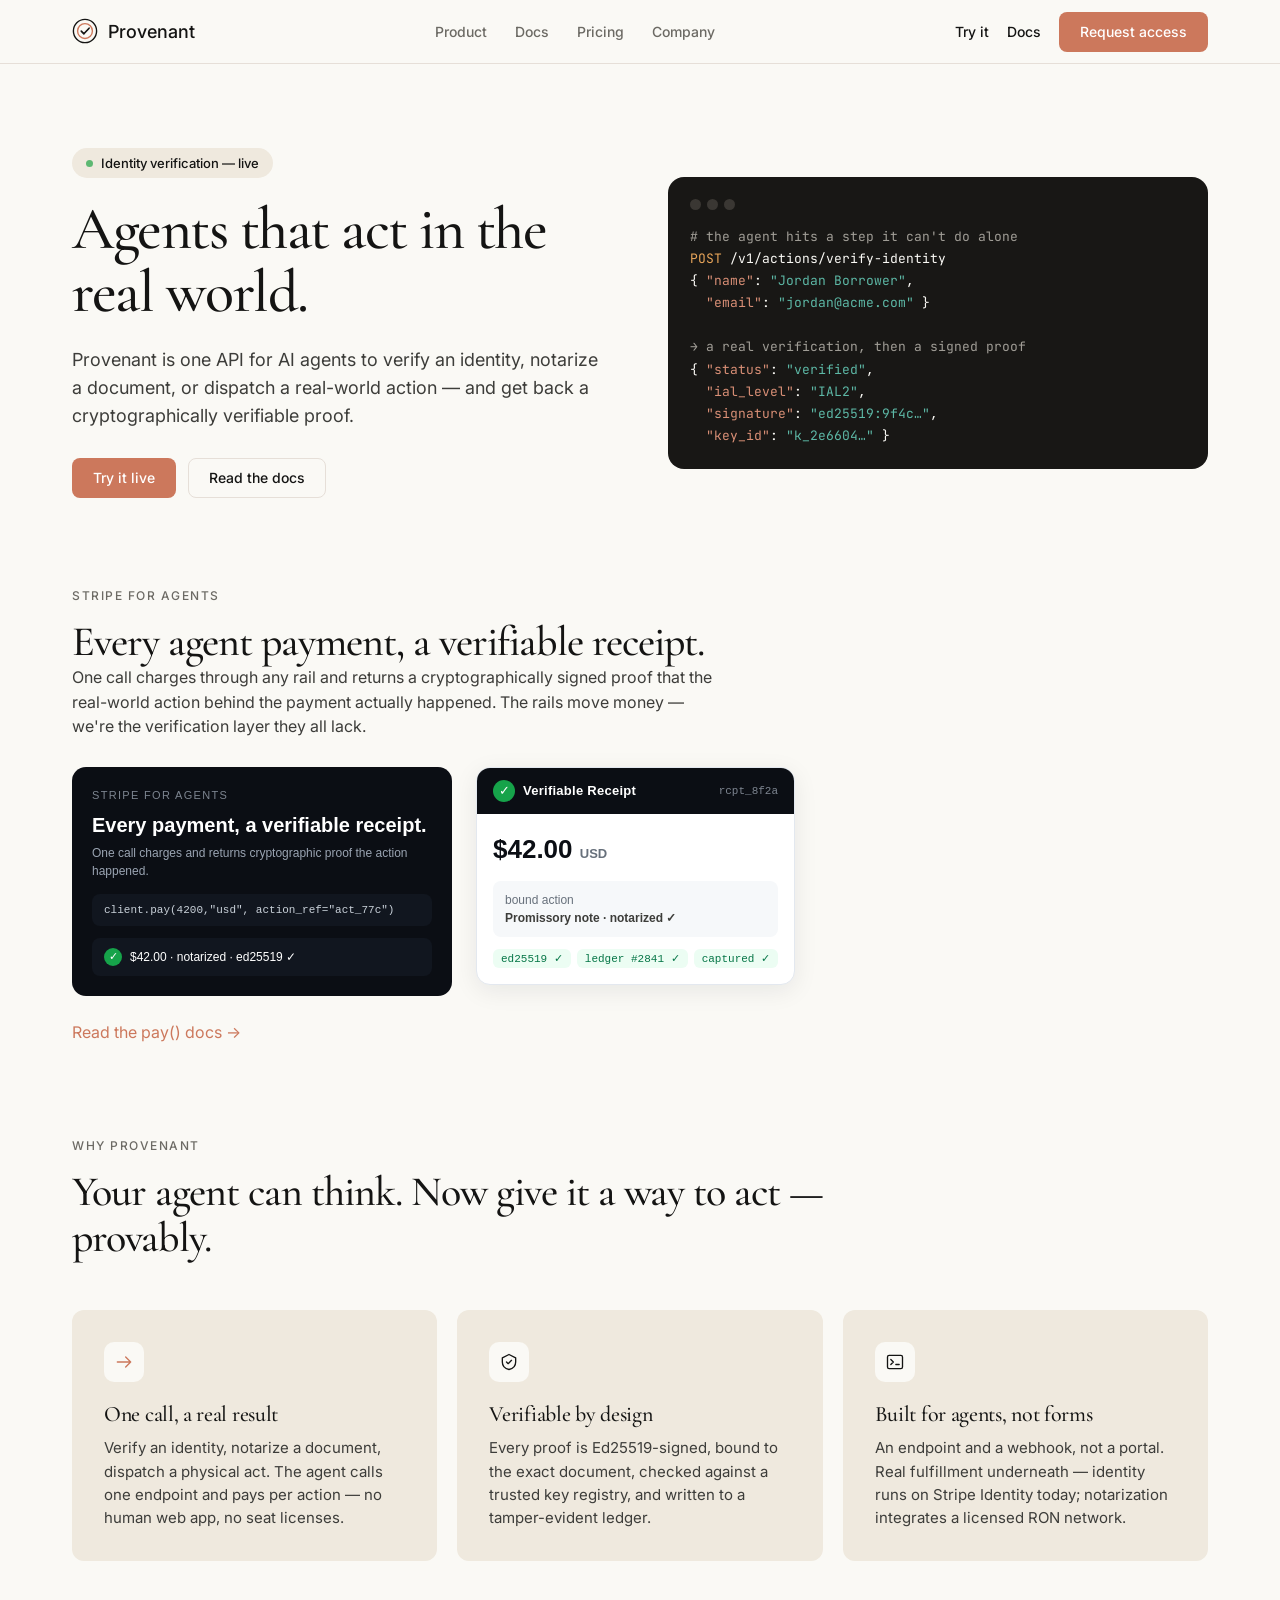
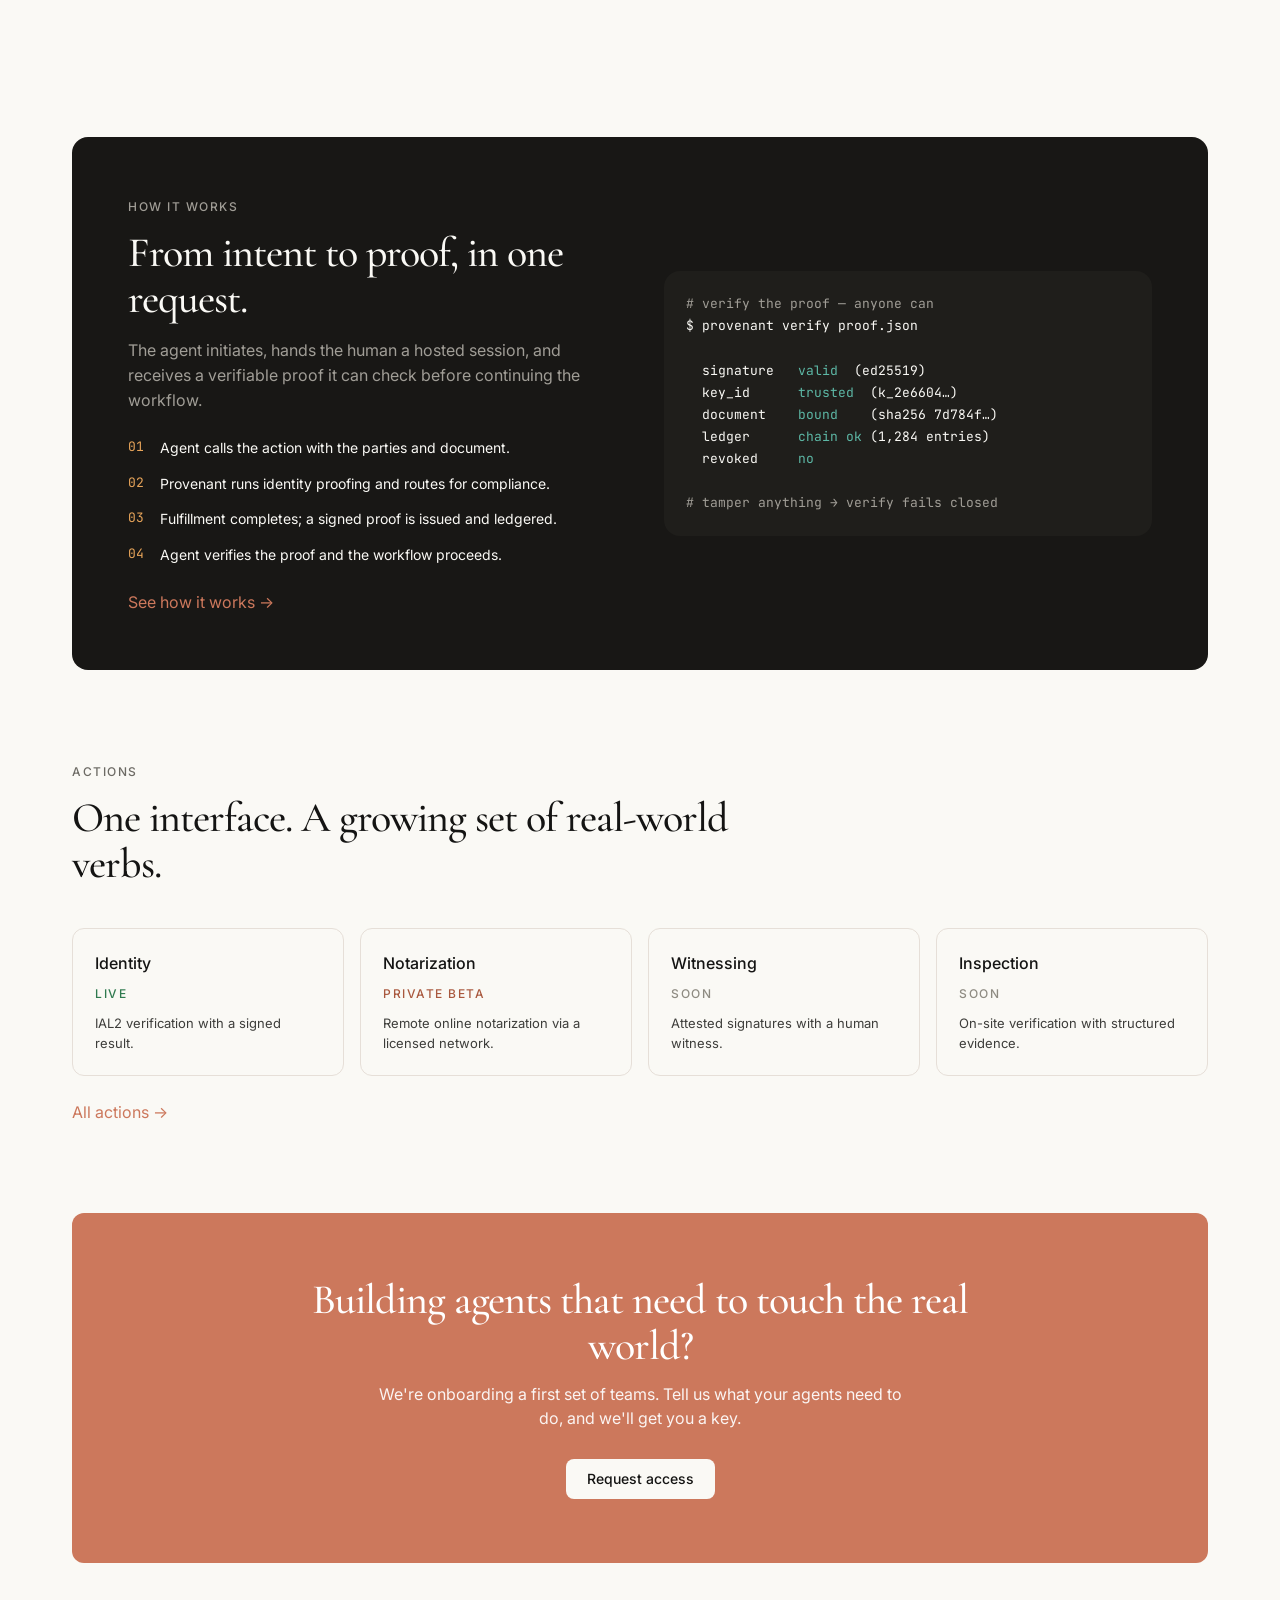
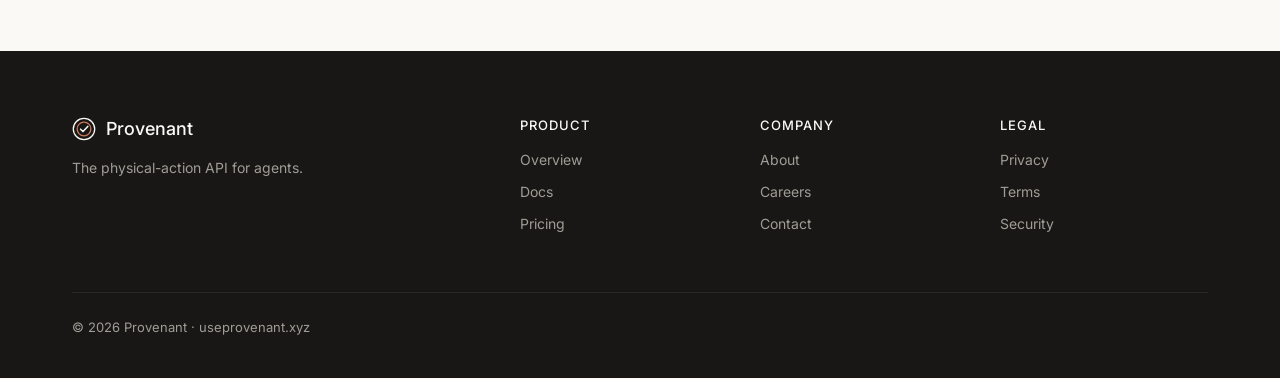
<file: web/index.html>
<!doctype html>
<html lang="en">
<head>
<meta charset="utf-8" />
<meta name="viewport" content="width=device-width, initial-scale=1" />
<title>Provenant — the physical-action API for agents</title>
<meta name="description" content="Provenant is one API for AI agents to verify an identity, notarize a document, or dispatch a real-world action — and get back a cryptographically verifiable proof." />
<link rel="canonical" href="https://useprovenant.xyz/" />
<meta property="og:title" content="Provenant — the physical-action API for agents" />
<meta property="og:description" content="Agents that act in the real world. Verify, notarize, dispatch — with a verifiable proof." />
<meta property="og:url" content="https://useprovenant.xyz/" />
<meta property="og:type" content="website" />
<link rel="preconnect" href="https://fonts.googleapis.com" /><link rel="preconnect" href="https://fonts.gstatic.com" crossorigin />
<link href="https://fonts.googleapis.com/css2?family=Cormorant+Garamond:wght@400;500&family=Inter:wght@400;500&family=JetBrains+Mono:wght@400&display=swap" rel="stylesheet" />
<link rel="stylesheet" href="styles.css" />
</head>
<body>

<nav class="site"><div class="wrap" style="display:flex;align-items:center;justify-content:space-between;width:100%;">
  <a class="brand" href="index.html">
    <svg width="26" height="26" viewBox="0 0 28 28" aria-hidden="true"><circle cx="14" cy="14" r="12.5" fill="none" stroke="#141413" stroke-width="1.5"/><circle cx="14" cy="14" r="8" fill="none" stroke="#cc785c" stroke-width="1.5"/><path d="M10 14.2 l2.8 2.8 L18.4 11" fill="none" stroke="#141413" stroke-width="1.8" stroke-linecap="round" stroke-linejoin="round"/></svg>
    Provenant
  </a>
  <div class="navlinks">
    <a href="product.html">Product</a><a href="docs.html">Docs</a><a href="pricing.html">Pricing</a><a href="company.html">Company</a>
  </div>
  <div class="navright">
    <button class="navtoggle" aria-label="Toggle menu" aria-expanded="false" onclick="const n=this.closest('nav');this.setAttribute('aria-expanded',n.classList.toggle('nav-open'));"><svg width="20" height="20" viewBox="0 0 24 24" fill="none" stroke="currentColor" stroke-width="2"><path d="M3 6h18M3 12h18M3 18h18" stroke-linecap="round"/></svg></button>
    <a class="btn-ghost" href="try.html">Try it</a>
    <a class="btn-ghost" href="docs.html">Docs</a>
    <a class="btn btn-primary" href="mailto:hello@useprovenant.xyz?subject=Provenant%20access">Request access</a>
  </div>
</div></nav>

<div class="wrap">
  <section class="hero">
    <div>
      <span class="pill"><span class="dot"></span> Identity verification — live</span>
      <h1 style="margin-top:20px;">Agents that act in the real world.</h1>
      <p class="sub">Provenant is one API for AI agents to verify an identity, notarize a document, or dispatch a real-world action — and get back a cryptographically verifiable proof.</p>
      <div class="ctas">
        <a class="btn btn-primary" href="try.html">Try it live</a>
        <a class="btn btn-secondary" href="docs.html">Read the docs</a>
      </div>
    </div>
    <div class="mock">
      <div class="mockbar"><i></i><i></i><i></i></div>
      <div class="code"><span class="c"># the agent hits a step it can't do alone</span>
<span class="k">POST</span> /v1/actions/verify-identity
{ <span class="p">"name"</span>: <span class="s">"Jordan Borrower"</span>,
  <span class="p">"email"</span>: <span class="s">"jordan@acme.com"</span> }

<span class="c">→ a real verification, then a signed proof</span>
{ <span class="p">"status"</span>: <span class="s">"verified"</span>,
  <span class="p">"ial_level"</span>: <span class="s">"IAL2"</span>,
  <span class="p">"signature"</span>: <span class="s">"ed25519:9f4c…"</span>,
  <span class="p">"key_id"</span>: <span class="s">"k_2e6604…"</span> }</div>
    </div>
  </section>
</div>

<div class="wrap">
  <section class="receipt-section">
    <span class="eyebrow">Stripe for Agents</span>
    <h2 style="margin-top:12px;max-width:16em;">Every agent payment, a verifiable receipt.</h2>
    <p class="sub" style="max-width:40em;">One call charges through any rail and returns a cryptographically signed proof that the real-world action behind the payment actually happened. The rails move money — we're the verification layer they all lack.</p>

    <div class="receipt-grid">
      <!-- pitch band (Decision 10) -->
      <div style="font:13px/1.5 -apple-system,Segoe UI,sans-serif;max-width:380px;background:#0b0e14;color:#fff;border-radius:14px;padding:20px;">
        <div style="font-size:11px;letter-spacing:.12em;color:#7d8590;">STRIPE FOR AGENTS</div>
        <div style="font-size:20px;font-weight:700;margin:6px 0 4px;">Every payment, a verifiable receipt.</div>
        <div style="color:#9aa4b2;font-size:12px;margin-bottom:14px;">One call charges and returns cryptographic proof the action happened.</div>
        <code style="display:block;background:#11161f;border-radius:8px;padding:10px 12px;font:11px ui-monospace,monospace;color:#c9d1d9;">client.pay(4200,"usd", action_ref="act_77c")</code>
        <div style="margin-top:12px;display:flex;align-items:center;gap:8px;background:#11161f;border-radius:8px;padding:10px 12px;">
          <span style="width:18px;height:18px;border-radius:50%;background:#16a34a;display:flex;align-items:center;justify-content:center;font-size:11px;color:#fff;">✓</span>
          <span style="font-size:12px;">$42.00 · notarized · ed25519 ✓</span>
        </div>
      </div>

      <!-- trust-seal receipt card (Decision 7) -->
      <div style="font:13px/1.5 -apple-system,Segoe UI,sans-serif;max-width:340px;background:#fff;border:1px solid #e3e8ef;border-radius:14px;overflow:hidden;box-shadow:0 6px 24px rgba(16,24,40,.08);">
        <div style="display:flex;align-items:center;gap:8px;padding:12px 16px;background:#0b0e14;color:#fff;">
          <span style="width:22px;height:22px;border-radius:50%;background:#16a34a;display:flex;align-items:center;justify-content:center;font-size:13px;">✓</span>
          <strong style="font-size:13px;letter-spacing:.02em;">Verifiable Receipt</strong>
          <span style="margin-left:auto;font:11px ui-monospace,monospace;color:#7d8590;">rcpt_8f2a</span>
        </div>
        <div style="padding:16px;">
          <div style="font-size:26px;font-weight:700;color:#0b0e14;">$42.00 <span style="font-size:13px;color:#67707b;">USD</span></div>
          <div style="margin:12px 0;padding:10px 12px;background:#f6f8fa;border-radius:8px;font-size:12px;">
            <div style="color:#67707b;">bound action</div>
            <div style="font-weight:600;">Promissory note · notarized ✓</div>
          </div>
          <div style="display:flex;gap:6px;flex-wrap:wrap;">
            <span style="font:11px ui-monospace,monospace;background:#ecfdf3;color:#067647;padding:3px 8px;border-radius:6px;">ed25519 ✓</span>
            <span style="font:11px ui-monospace,monospace;background:#ecfdf3;color:#067647;padding:3px 8px;border-radius:6px;">ledger #2841 ✓</span>
            <span style="font:11px ui-monospace,monospace;background:#ecfdf3;color:#067647;padding:3px 8px;border-radius:6px;">captured ✓</span>
          </div>
        </div>
      </div>
    </div>
    <p style="margin-top:24px;"><a class="tlink" href="docs.html">Read the pay() docs →</a></p>
  </section>
</div>

<div class="wrap">
  <section style="padding-top:0;">
    <span class="eyebrow">Why Provenant</span>
    <h2 style="margin-top:12px;max-width:18em;">Your agent can think. Now give it a way to act — provably.</h2>
    <div class="cards">
      <div class="card">
        <div class="ic"><svg width="20" height="20" viewBox="0 0 24 24" fill="none" stroke="#cc785c" stroke-width="1.6"><path d="M4 12h16M14 6l6 6-6 6" stroke-linecap="round" stroke-linejoin="round"/></svg></div>
        <h3>One call, a real result</h3>
        <p>Verify an identity, notarize a document, dispatch a physical act. The agent calls one endpoint and pays per action — no human web app, no seat licenses.</p>
      </div>
      <div class="card">
        <div class="ic"><svg width="20" height="20" viewBox="0 0 24 24" fill="none" stroke="#141413" stroke-width="1.6"><path d="M12 3l8 4v5c0 5-3.5 8-8 9-4.5-1-8-4-8-9V7z" stroke-linejoin="round"/><path d="M9 12l2 2 4-4" stroke-linecap="round" stroke-linejoin="round"/></svg></div>
        <h3>Verifiable by design</h3>
        <p>Every proof is Ed25519-signed, bound to the exact document, checked against a trusted key registry, and written to a tamper-evident ledger.</p>
      </div>
      <div class="card">
        <div class="ic"><svg width="20" height="20" viewBox="0 0 24 24" fill="none" stroke="#141413" stroke-width="1.6"><rect x="3" y="4" width="18" height="16" rx="2"/><path d="M7 9l3 3-3 3M13 15h4" stroke-linecap="round" stroke-linejoin="round"/></svg></div>
        <h3>Built for agents, not forms</h3>
        <p>An endpoint and a webhook, not a portal. Real fulfillment underneath — identity runs on Stripe Identity today; notarization integrates a licensed RON network.</p>
      </div>
    </div>
  </section>
</div>

<div class="wrap">
  <section>
    <div class="band-dark">
      <div>
        <span class="eyebrow" style="color:var(--on-dark-soft);">How it works</span>
        <h2 style="margin-top:12px;">From intent to proof, in one request.</h2>
        <p class="sub">The agent initiates, hands the human a hosted session, and receives a verifiable proof it can check before continuing the workflow.</p>
        <div class="steps">
          <div class="step"><span class="n">01</span><span>Agent calls the action with the parties and document.</span></div>
          <div class="step"><span class="n">02</span><span>Provenant runs identity proofing and routes for compliance.</span></div>
          <div class="step"><span class="n">03</span><span>Fulfillment completes; a signed proof is issued and ledgered.</span></div>
          <div class="step"><span class="n">04</span><span>Agent verifies the proof and the workflow proceeds.</span></div>
        </div>
        <p style="margin-top:24px;"><a class="tlink" href="product.html">See how it works →</a></p>
      </div>
      <div class="mock" style="background:var(--dark-soft);">
        <div class="code"><span class="c"># verify the proof — anyone can</span>
$ provenant verify proof.json

  signature   <span class="s">valid</span>  (ed25519)
  key_id      <span class="s">trusted</span>  (k_2e6604…)
  document    <span class="s">bound</span>    (sha256 7d784f…)
  ledger      <span class="s">chain ok</span> (1,284 entries)
  revoked     <span class="s">no</span>

<span class="c"># tamper anything → verify fails closed</span></div>
      </div>
    </div>
  </section>
</div>

<div class="wrap">
  <section style="padding-top:0;">
    <span class="eyebrow">Actions</span>
    <h2 style="margin-top:12px;max-width:16em;">One interface. A growing set of real-world verbs.</h2>
    <div class="verbs">
      <div class="verb"><div class="nm">Identity</div><div class="tag tag-live">Live</div><p>IAL2 verification with a signed result.</p></div>
      <div class="verb"><div class="nm">Notarization</div><div class="tag tag-beta">Private beta</div><p>Remote online notarization via a licensed network.</p></div>
      <div class="verb"><div class="nm">Witnessing</div><div class="tag tag-soon">Soon</div><p>Attested signatures with a human witness.</p></div>
      <div class="verb"><div class="nm">Inspection</div><div class="tag tag-soon">Soon</div><p>On-site verification with structured evidence.</p></div>
    </div>
    <p style="margin-top:24px;"><a class="tlink" href="product.html#verbs">All actions →</a></p>
  </section>
</div>

<div class="wrap">
  <section style="padding-top:0;">
    <div class="callout">
      <h2>Building agents that need to touch the real world?</h2>
      <p>We're onboarding a first set of teams. Tell us what your agents need to do, and we'll get you a key.</p>
      <a class="btn btn-cream" href="mailto:hello@useprovenant.xyz?subject=Provenant%20access">Request access</a>
    </div>
  </section>
</div>

<footer><div class="wrap">
  <div class="cols">
    <div>
      <div class="brand" style="font-size:18px;">
        <svg width="24" height="24" viewBox="0 0 28 28" aria-hidden="true"><circle cx="14" cy="14" r="12.5" fill="none" stroke="#faf9f5" stroke-width="1.5"/><circle cx="14" cy="14" r="8" fill="none" stroke="#cc785c" stroke-width="1.5"/><path d="M10 14.2 l2.8 2.8 L18.4 11" fill="none" stroke="#faf9f5" stroke-width="1.8" stroke-linecap="round" stroke-linejoin="round"/></svg>
        Provenant
      </div>
      <p style="color:var(--on-dark-soft);font-size:14px;margin-top:14px;max-width:24em;">The physical-action API for agents.</p>
    </div>
    <div><h4>Product</h4><a href="product.html">Overview</a><a href="docs.html">Docs</a><a href="pricing.html">Pricing</a></div>
    <div><h4>Company</h4><a href="company.html">About</a><a href="company.html#careers">Careers</a><a href="mailto:hello@useprovenant.xyz">Contact</a></div>
    <div><h4>Legal</h4><a href="privacy.html">Privacy</a><a href="terms.html">Terms</a><a href="security.html">Security</a></div>
  </div>
  <div class="fineprint">© 2026 Provenant · useprovenant.xyz</div>
</div></footer>

</body>
</html>
</file>
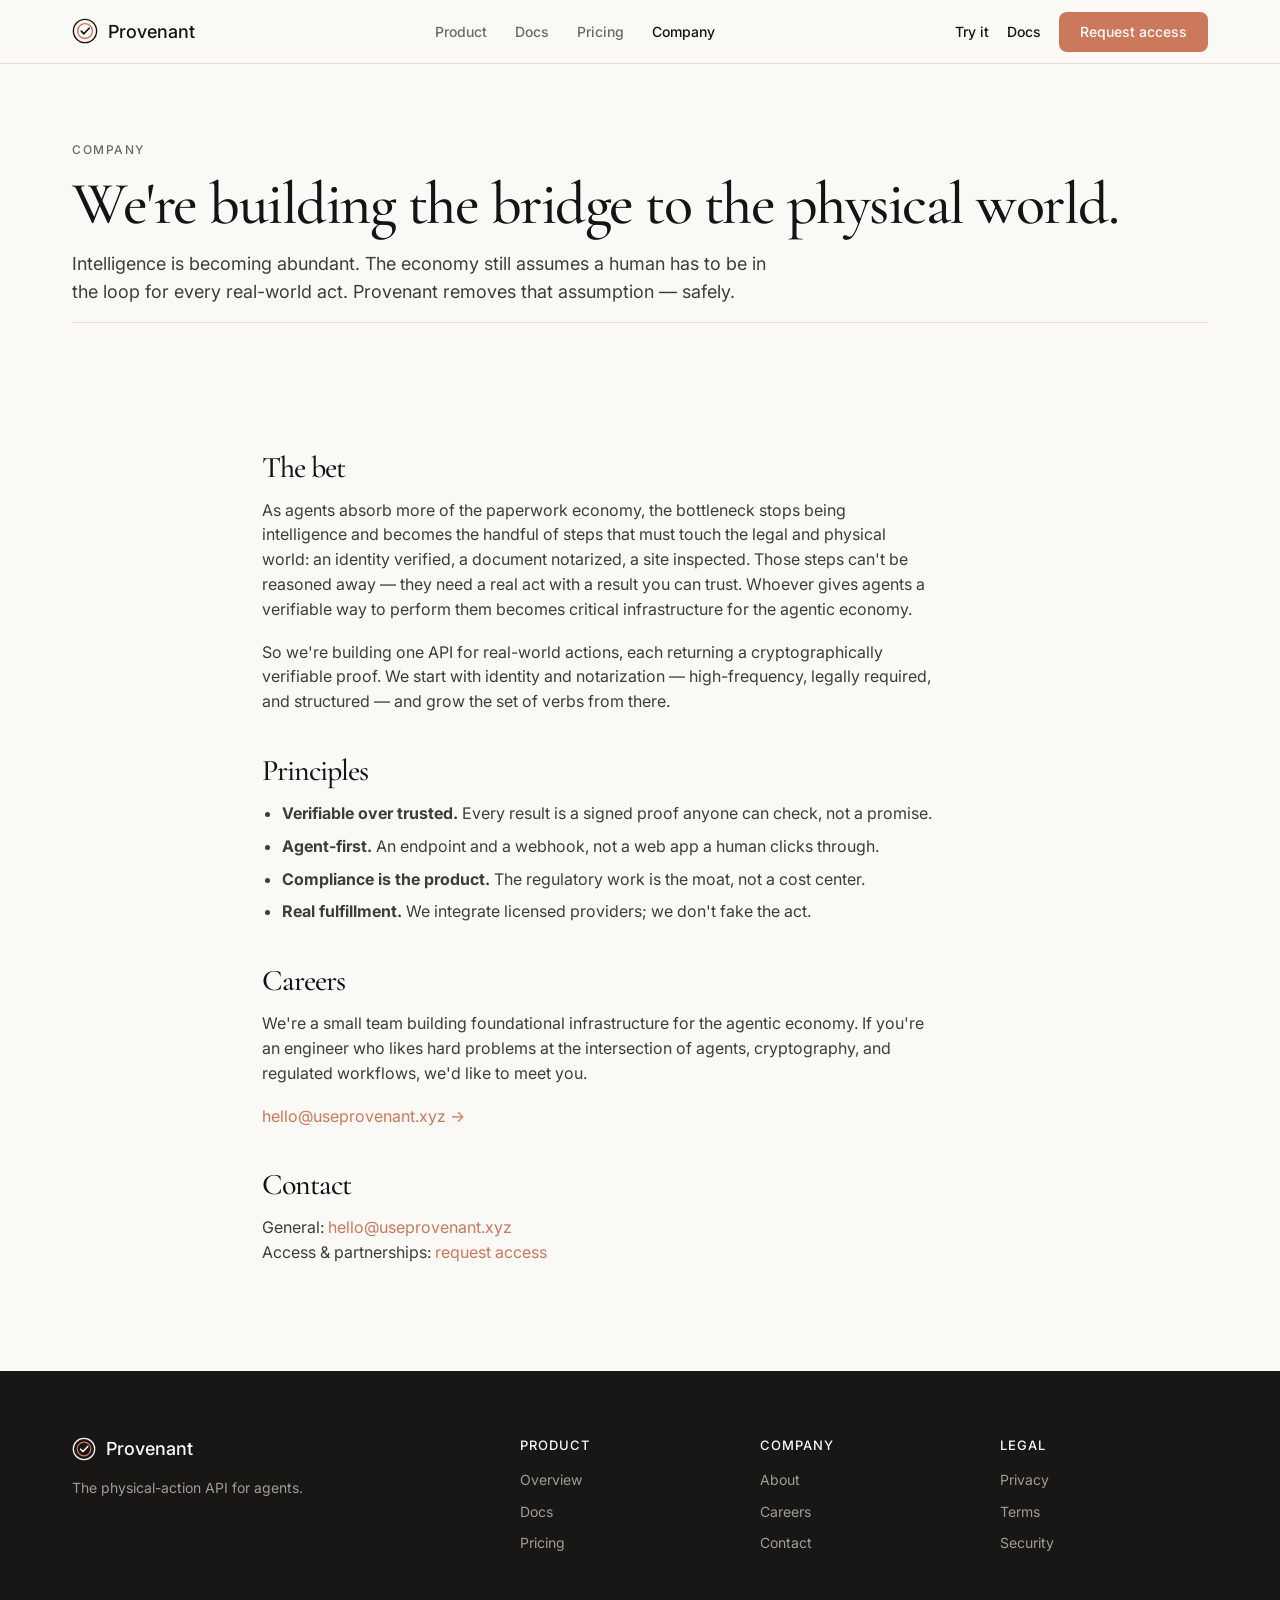
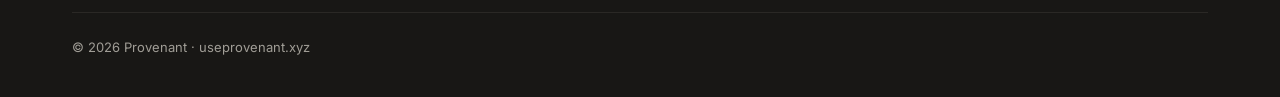
<file: web/company.html>
<!doctype html>
<html lang="en">
<head>
<meta charset="utf-8" /><meta name="viewport" content="width=device-width, initial-scale=1" />
<title>Company — Provenant</title>
<meta name="description" content="Provenant is building the bridge between AI agents and the physical world." />
<link rel="canonical" href="https://useprovenant.xyz/company.html" />
<link rel="preconnect" href="https://fonts.googleapis.com" /><link rel="preconnect" href="https://fonts.gstatic.com" crossorigin />
<link href="https://fonts.googleapis.com/css2?family=Cormorant+Garamond:wght@400;500&family=Inter:wght@400;500&family=JetBrains+Mono:wght@400&display=swap" rel="stylesheet" />
<link rel="stylesheet" href="styles.css" />
</head>
<body>
<nav class="site"><div class="wrap" style="display:flex;align-items:center;justify-content:space-between;width:100%;">
  <a class="brand" href="index.html"><svg width="26" height="26" viewBox="0 0 28 28" aria-hidden="true"><circle cx="14" cy="14" r="12.5" fill="none" stroke="#141413" stroke-width="1.5"/><circle cx="14" cy="14" r="8" fill="none" stroke="#cc785c" stroke-width="1.5"/><path d="M10 14.2 l2.8 2.8 L18.4 11" fill="none" stroke="#141413" stroke-width="1.8" stroke-linecap="round" stroke-linejoin="round"/></svg> Provenant</a>
  <div class="navlinks"><a href="product.html">Product</a><a href="docs.html">Docs</a><a href="pricing.html">Pricing</a><a href="company.html" aria-current="page">Company</a></div>
  <div class="navright"><button class="navtoggle" aria-label="Toggle menu" aria-expanded="false" onclick="const n=this.closest('nav');this.setAttribute('aria-expanded',n.classList.toggle('nav-open'));"><svg width="20" height="20" viewBox="0 0 24 24" fill="none" stroke="currentColor" stroke-width="2"><path d="M3 6h18M3 12h18M3 18h18" stroke-linecap="round"/></svg></button><a class="btn-ghost" href="try.html">Try it</a><a class="btn-ghost" href="docs.html">Docs</a><a class="btn btn-primary" href="mailto:hello@useprovenant.xyz?subject=Provenant%20access">Request access</a></div>
</div></nav>

<div class="wrap">
  <div class="page-head">
    <span class="eyebrow">Company</span>
    <h1 style="margin-top:12px;">We're building the bridge to the physical world.</h1>
    <p class="sub">Intelligence is becoming abundant. The economy still assumes a human has to be in the loop for every real-world act. Provenant removes that assumption — safely.</p>
  </div>
</div>

<div class="wrap narrow">
  <section class="prose">
    <h2>The bet</h2>
    <p>As agents absorb more of the paperwork economy, the bottleneck stops being intelligence and becomes the handful of steps that must touch the legal and physical world: an identity verified, a document notarized, a site inspected. Those steps can't be reasoned away — they need a real act with a result you can trust. Whoever gives agents a verifiable way to perform them becomes critical infrastructure for the agentic economy.</p>
    <p>So we're building one API for real-world actions, each returning a cryptographically verifiable proof. We start with identity and notarization — high-frequency, legally required, and structured — and grow the set of verbs from there.</p>

    <h2>Principles</h2>
    <ul>
      <li><strong>Verifiable over trusted.</strong> Every result is a signed proof anyone can check, not a promise.</li>
      <li><strong>Agent-first.</strong> An endpoint and a webhook, not a web app a human clicks through.</li>
      <li><strong>Compliance is the product.</strong> The regulatory work is the moat, not a cost center.</li>
      <li><strong>Real fulfillment.</strong> We integrate licensed providers; we don't fake the act.</li>
    </ul>

    <h2 id="careers">Careers</h2>
    <p>We're a small team building foundational infrastructure for the agentic economy. If you're an engineer who likes hard problems at the intersection of agents, cryptography, and regulated workflows, we'd like to meet you.</p>
    <p><a class="tlink" href="mailto:hello@useprovenant.xyz?subject=Provenant%20careers">hello@useprovenant.xyz →</a></p>

    <h2>Contact</h2>
    <p>General: <a class="tlink" href="mailto:hello@useprovenant.xyz">hello@useprovenant.xyz</a><br>Access &amp; partnerships: <a class="tlink" href="mailto:hello@useprovenant.xyz?subject=Provenant%20access">request access</a></p>
  </section>
</div>

<footer><div class="wrap">
  <div class="cols">
    <div><div class="brand" style="font-size:18px;"><svg width="24" height="24" viewBox="0 0 28 28" aria-hidden="true"><circle cx="14" cy="14" r="12.5" fill="none" stroke="#faf9f5" stroke-width="1.5"/><circle cx="14" cy="14" r="8" fill="none" stroke="#cc785c" stroke-width="1.5"/><path d="M10 14.2 l2.8 2.8 L18.4 11" fill="none" stroke="#faf9f5" stroke-width="1.8" stroke-linecap="round" stroke-linejoin="round"/></svg> Provenant</div><p style="color:var(--on-dark-soft);font-size:14px;margin-top:14px;max-width:24em;">The physical-action API for agents.</p></div>
    <div><h4>Product</h4><a href="product.html">Overview</a><a href="docs.html">Docs</a><a href="pricing.html">Pricing</a></div>
    <div><h4>Company</h4><a href="company.html">About</a><a href="company.html#careers">Careers</a><a href="mailto:hello@useprovenant.xyz">Contact</a></div>
    <div><h4>Legal</h4><a href="privacy.html">Privacy</a><a href="terms.html">Terms</a><a href="security.html">Security</a></div>
  </div>
  <div class="fineprint">© 2026 Provenant · useprovenant.xyz</div>
</div></footer>
</body>
</html>
</file>
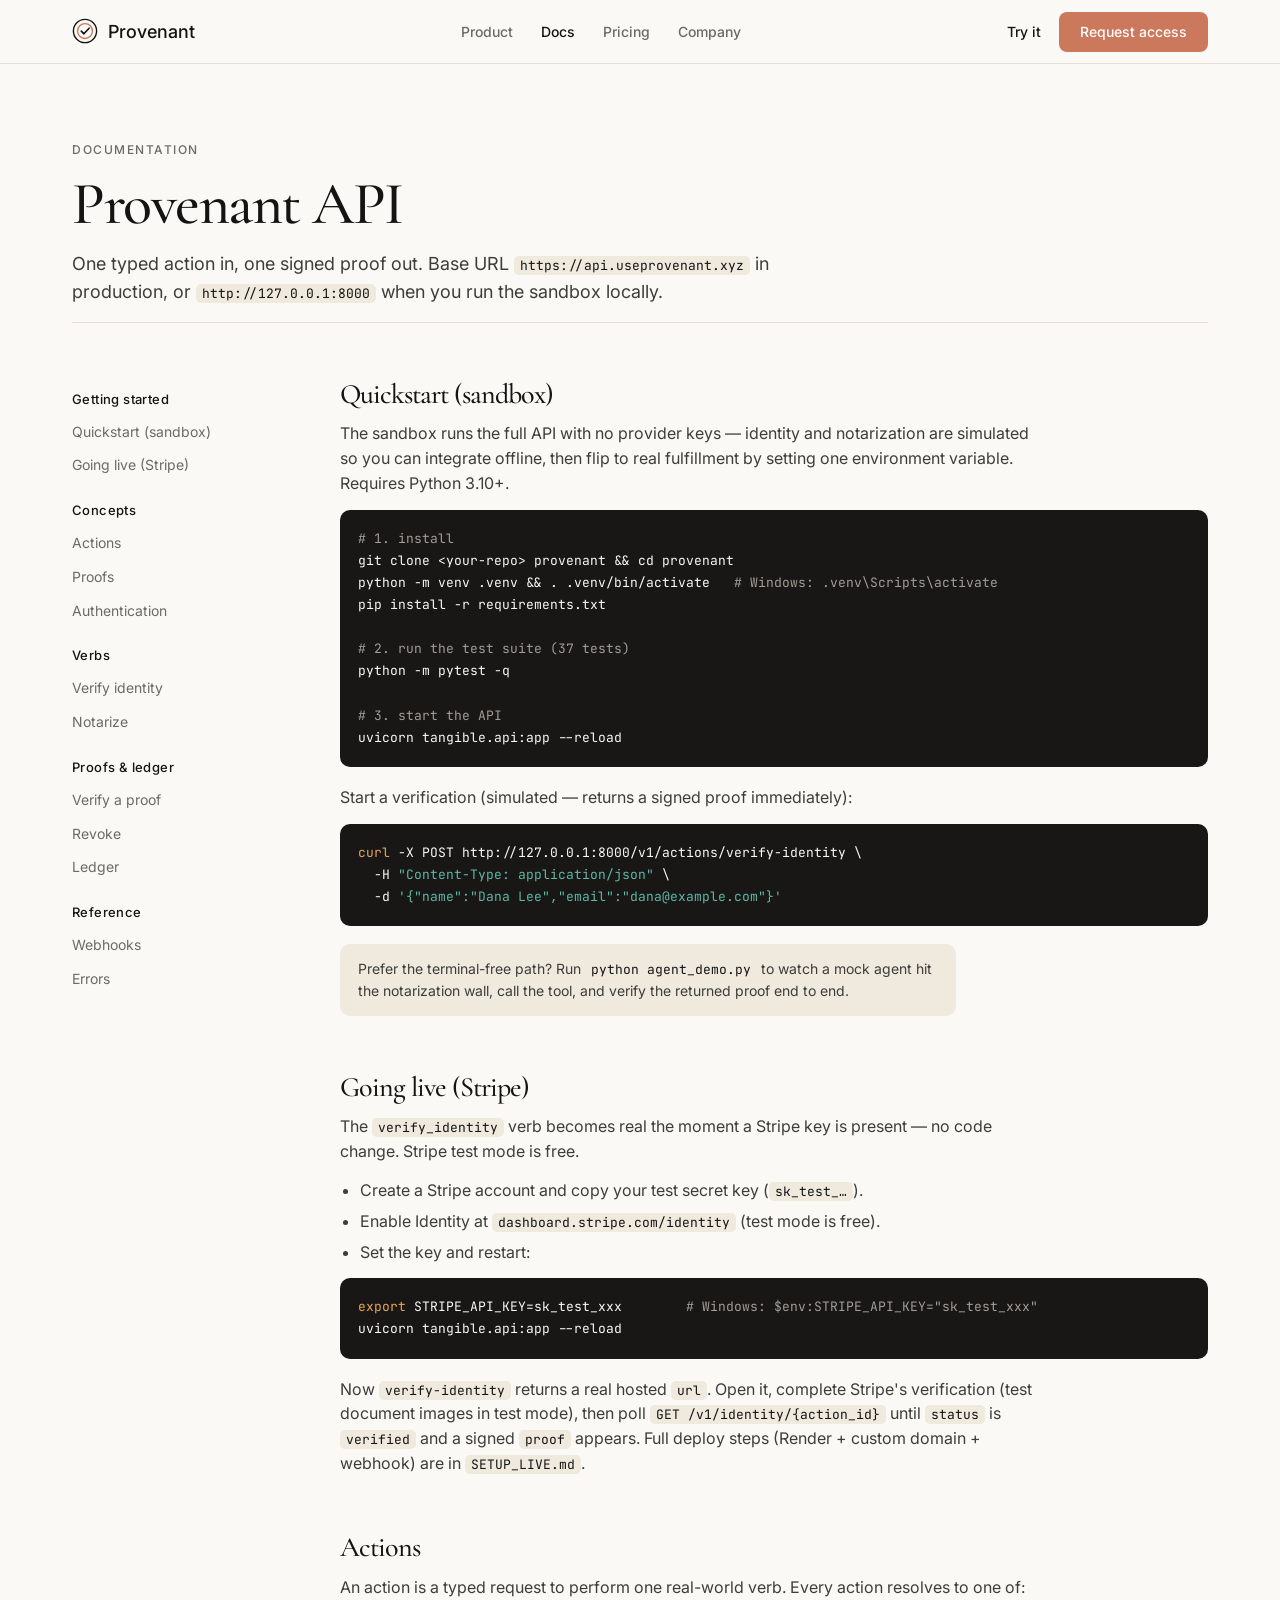
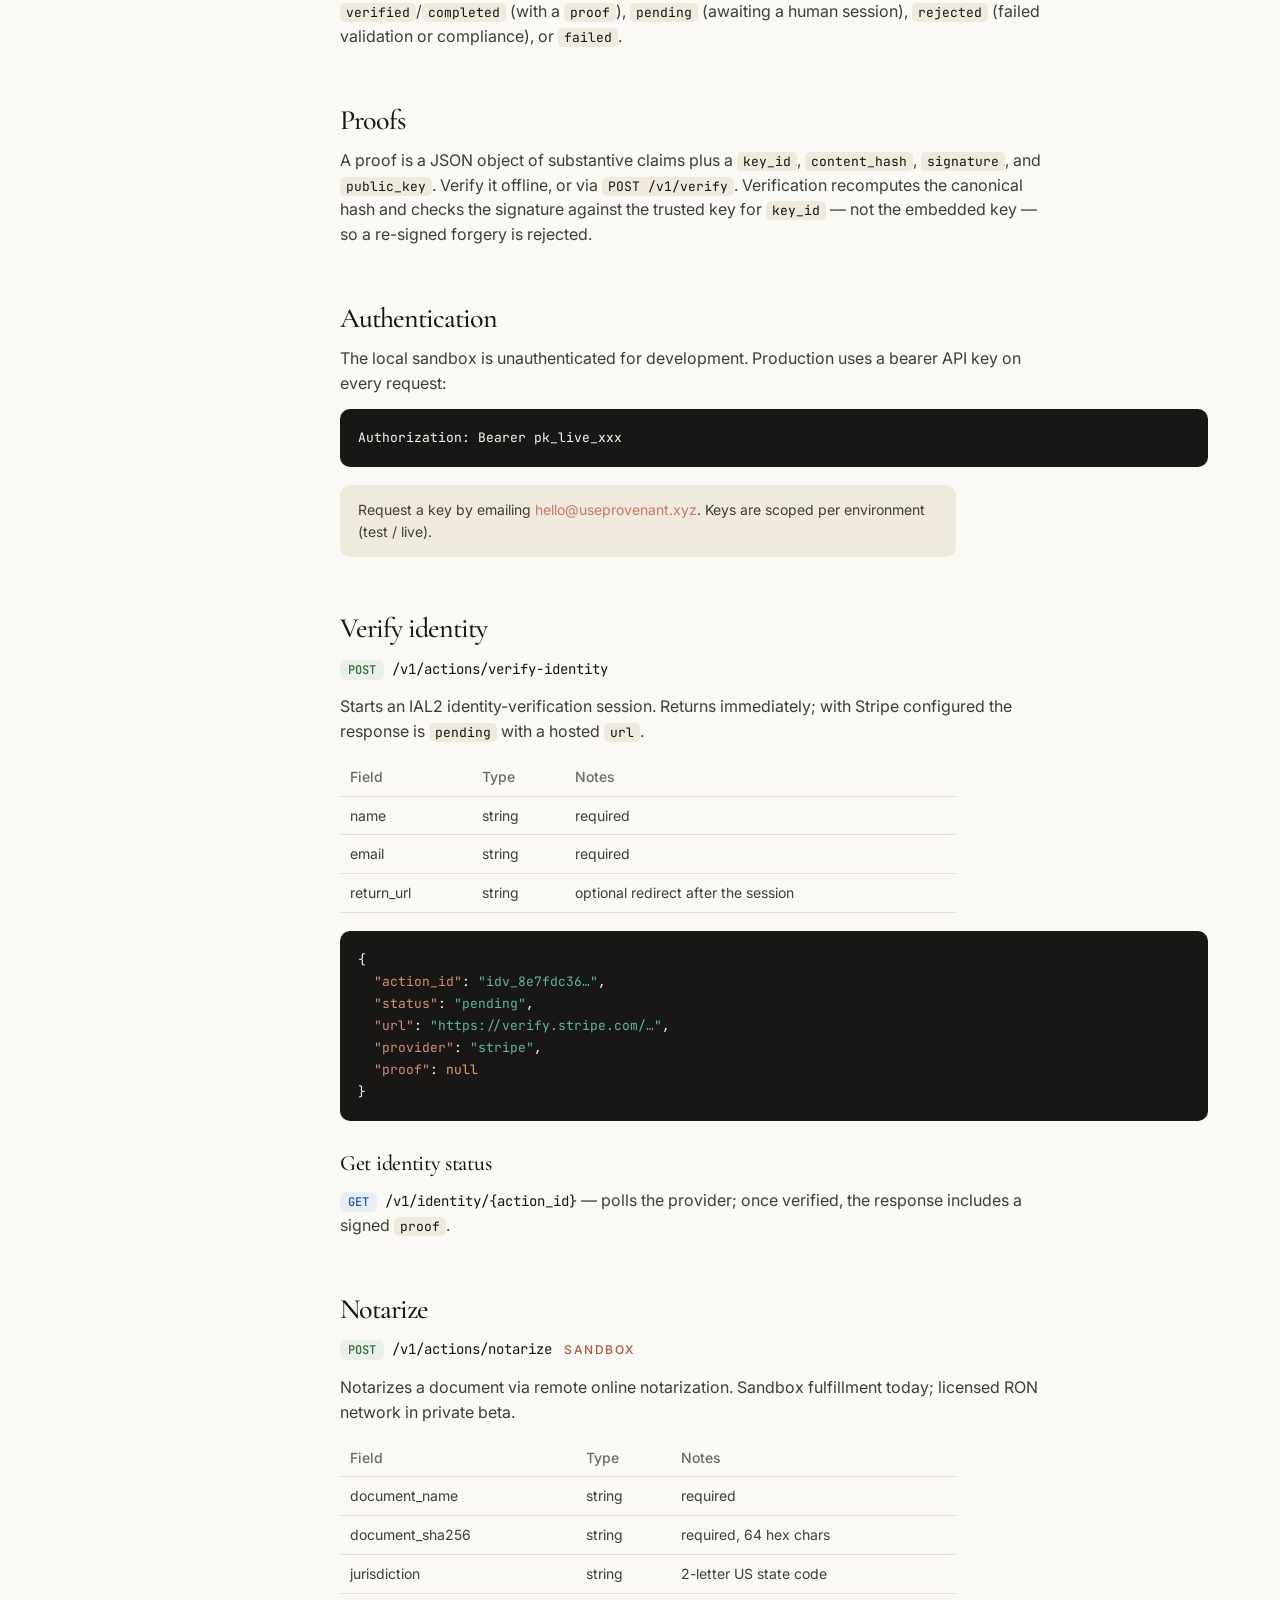
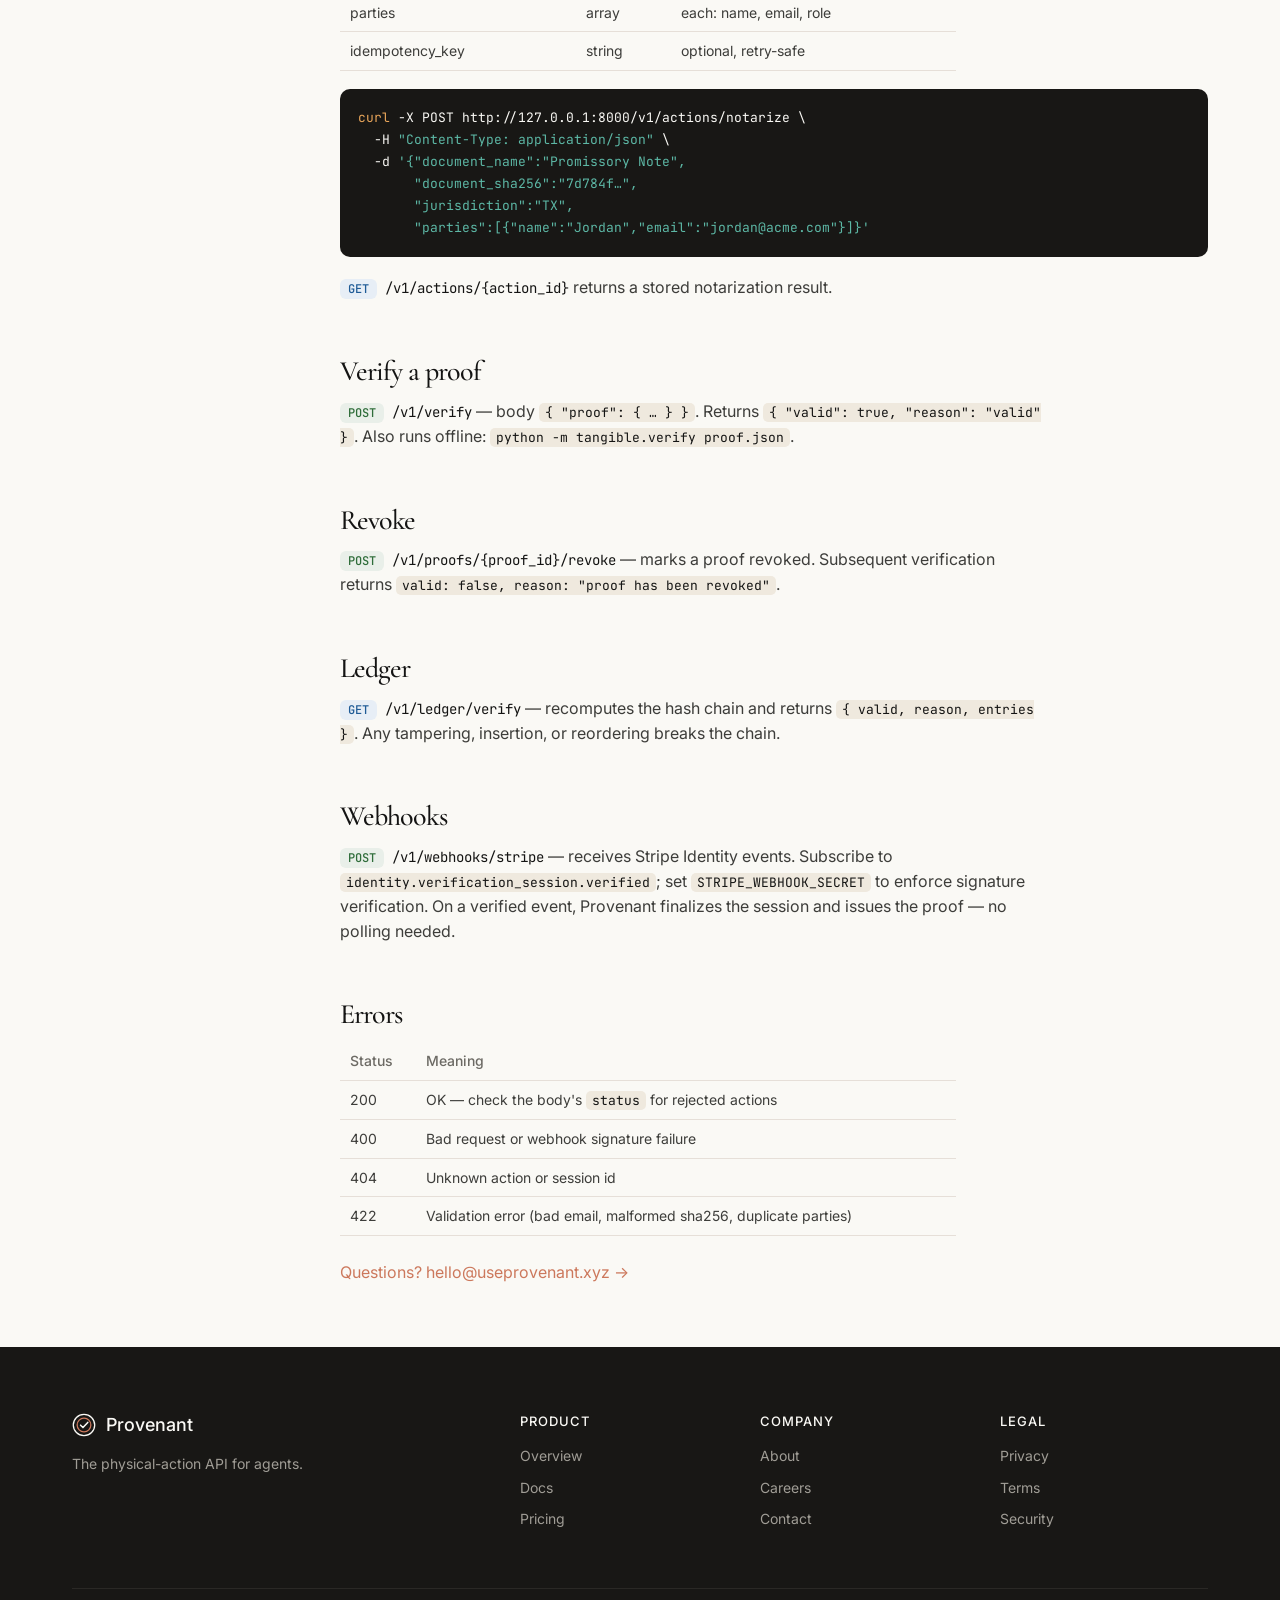
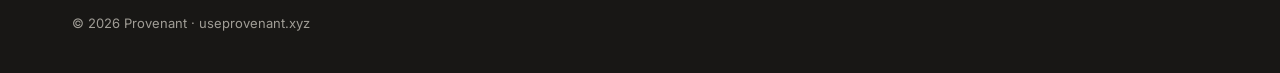
<file: web/docs.html>
<!doctype html>
<html lang="en">
<head>
<meta charset="utf-8" />
<meta name="viewport" content="width=device-width, initial-scale=1" />
<title>Docs — Provenant</title>
<meta name="description" content="Provenant API documentation: quickstart, the verify-identity and notarize verbs, proof verification, webhooks, and going live with Stripe." />
<link rel="canonical" href="https://useprovenant.xyz/docs.html" />
<link rel="preconnect" href="https://fonts.googleapis.com" /><link rel="preconnect" href="https://fonts.gstatic.com" crossorigin />
<link href="https://fonts.googleapis.com/css2?family=Cormorant+Garamond:wght@400;500&family=Inter:wght@400;500&family=JetBrains+Mono:wght@400&display=swap" rel="stylesheet" />
<link rel="stylesheet" href="styles.css" />
</head>
<body>

<nav class="site"><div class="wrap" style="display:flex;align-items:center;justify-content:space-between;width:100%;">
  <a class="brand" href="index.html"><svg width="26" height="26" viewBox="0 0 28 28" aria-hidden="true"><circle cx="14" cy="14" r="12.5" fill="none" stroke="#141413" stroke-width="1.5"/><circle cx="14" cy="14" r="8" fill="none" stroke="#cc785c" stroke-width="1.5"/><path d="M10 14.2 l2.8 2.8 L18.4 11" fill="none" stroke="#141413" stroke-width="1.8" stroke-linecap="round" stroke-linejoin="round"/></svg> Provenant</a>
  <div class="navlinks"><a href="product.html">Product</a><a href="docs.html" aria-current="page">Docs</a><a href="pricing.html">Pricing</a><a href="company.html">Company</a></div>
  <div class="navright"><button class="navtoggle" aria-label="Toggle menu" aria-expanded="false" onclick="const n=this.closest('nav');this.setAttribute('aria-expanded',n.classList.toggle('nav-open'));"><svg width="20" height="20" viewBox="0 0 24 24" fill="none" stroke="currentColor" stroke-width="2"><path d="M3 6h18M3 12h18M3 18h18" stroke-linecap="round"/></svg></button><a class="btn-ghost" href="try.html">Try it</a><a class="btn btn-primary" href="mailto:hello@useprovenant.xyz?subject=Provenant%20access">Request access</a></div>
</div></nav>

<div class="wrap">
  <div class="page-head">
    <span class="eyebrow">Documentation</span>
    <h1 style="margin-top:12px;">Provenant API</h1>
    <p class="sub">One typed action in, one signed proof out. Base URL <code class="inl">https://api.useprovenant.xyz</code> in production, or <code class="inl">http://127.0.0.1:8000</code> when you run the sandbox locally.</p>
  </div>
</div>

<div class="wrap">
<div class="docs">
  <aside class="docnav">
    <div class="grp">Getting started</div>
    <a href="#quickstart">Quickstart (sandbox)</a>
    <a href="#golive">Going live (Stripe)</a>
    <div class="grp">Concepts</div>
    <a href="#actions">Actions</a>
    <a href="#proofs">Proofs</a>
    <a href="#auth">Authentication</a>
    <div class="grp">Verbs</div>
    <a href="#verify-identity">Verify identity</a>
    <a href="#notarize">Notarize</a>
    <div class="grp">Proofs &amp; ledger</div>
    <a href="#verify">Verify a proof</a>
    <a href="#revoke">Revoke</a>
    <a href="#ledger">Ledger</a>
    <div class="grp">Reference</div>
    <a href="#webhooks">Webhooks</a>
    <a href="#errors">Errors</a>
  </aside>

  <div class="doc">

    <h2 id="quickstart">Quickstart (sandbox)</h2>
    <p>The sandbox runs the full API with no provider keys — identity and notarization are simulated so you can integrate offline, then flip to real fulfillment by setting one environment variable. Requires Python 3.10+.</p>
    <div class="codeblock"><span class="c"># 1. install</span>
git clone &lt;your-repo&gt; provenant &amp;&amp; cd provenant
python -m venv .venv &amp;&amp; . .venv/bin/activate   <span class="c"># Windows: .venv\Scripts\activate</span>
pip install -r requirements.txt

<span class="c"># 2. run the test suite (37 tests)</span>
python -m pytest -q

<span class="c"># 3. start the API</span>
uvicorn tangible.api:app --reload</span></div>
    <p>Start a verification (simulated — returns a signed proof immediately):</p>
    <div class="codeblock"><span class="k">curl</span> -X POST http://127.0.0.1:8000/v1/actions/verify-identity \
  -H <span class="s">"Content-Type: application/json"</span> \
  -d <span class="s">'{"name":"Dana Lee","email":"dana@example.com"}'</span></div>
    <div class="note">Prefer the terminal-free path? Run <code class="inl">python agent_demo.py</code> to watch a mock agent hit the notarization wall, call the tool, and verify the returned proof end to end.</div>

    <h2 id="golive">Going live (Stripe)</h2>
    <p>The <code class="inl">verify_identity</code> verb becomes real the moment a Stripe key is present — no code change. Stripe test mode is free.</p>
    <ul>
      <li>Create a Stripe account and copy your test secret key (<code class="inl">sk_test_…</code>).</li>
      <li>Enable Identity at <code class="inl">dashboard.stripe.com/identity</code> (test mode is free).</li>
      <li>Set the key and restart:</li>
    </ul>
    <div class="codeblock"><span class="k">export</span> STRIPE_API_KEY=sk_test_xxx        <span class="c"># Windows: $env:STRIPE_API_KEY="sk_test_xxx"</span>
uvicorn tangible.api:app --reload</span></div>
    <p>Now <code class="inl">verify-identity</code> returns a real hosted <code class="inl">url</code>. Open it, complete Stripe's verification (test document images in test mode), then poll <code class="inl">GET /v1/identity/{action_id}</code> until <code class="inl">status</code> is <code class="inl">verified</code> and a signed <code class="inl">proof</code> appears. Full deploy steps (Render + custom domain + webhook) are in <code class="inl">SETUP_LIVE.md</code>.</p>

    <h2 id="actions">Actions</h2>
    <p>An action is a typed request to perform one real-world verb. Every action resolves to one of: <code class="inl">verified</code>/<code class="inl">completed</code> (with a <code class="inl">proof</code>), <code class="inl">pending</code> (awaiting a human session), <code class="inl">rejected</code> (failed validation or compliance), or <code class="inl">failed</code>.</p>

    <h2 id="proofs">Proofs</h2>
    <p>A proof is a JSON object of substantive claims plus a <code class="inl">key_id</code>, <code class="inl">content_hash</code>, <code class="inl">signature</code>, and <code class="inl">public_key</code>. Verify it offline, or via <code class="inl">POST /v1/verify</code>. Verification recomputes the canonical hash and checks the signature against the trusted key for <code class="inl">key_id</code> — not the embedded key — so a re-signed forgery is rejected.</p>

    <h2 id="auth">Authentication</h2>
    <p>The local sandbox is unauthenticated for development. Production uses a bearer API key on every request:</p>
    <div class="codeblock">Authorization: Bearer pk_live_xxx</div>
    <div class="note">Request a key by emailing <a class="tlink" href="mailto:hello@useprovenant.xyz">hello@useprovenant.xyz</a>. Keys are scoped per environment (test / live).</div>

    <h2 id="verify-identity">Verify identity</h2>
    <p><span class="method m-post">POST</span><span class="ep">/v1/actions/verify-identity</span></p>
    <p>Starts an IAL2 identity-verification session. Returns immediately; with Stripe configured the response is <code class="inl">pending</code> with a hosted <code class="inl">url</code>.</p>
    <table class="api"><tr><th>Field</th><th>Type</th><th>Notes</th></tr>
      <tr><td>name</td><td>string</td><td>required</td></tr>
      <tr><td>email</td><td>string</td><td>required</td></tr>
      <tr><td>return_url</td><td>string</td><td>optional redirect after the session</td></tr></table>
    <div class="codeblock">{
  <span class="p">"action_id"</span>: <span class="s">"idv_8e7fdc36…"</span>,
  <span class="p">"status"</span>: <span class="s">"pending"</span>,
  <span class="p">"url"</span>: <span class="s">"https://verify.stripe.com/…"</span>,
  <span class="p">"provider"</span>: <span class="s">"stripe"</span>,
  <span class="p">"proof"</span>: <span class="k">null</span>
}</div>

    <h3>Get identity status</h3>
    <p><span class="method m-get">GET</span><span class="ep">/v1/identity/{action_id}</span> — polls the provider; once verified, the response includes a signed <code class="inl">proof</code>.</p>

    <h2 id="notarize">Notarize</h2>
    <p><span class="method m-post">POST</span><span class="ep">/v1/actions/notarize</span> <span class="tag tag-beta" style="margin-left:8px;">Sandbox</span></p>
    <p>Notarizes a document via remote online notarization. Sandbox fulfillment today; licensed RON network in private beta.</p>
    <table class="api"><tr><th>Field</th><th>Type</th><th>Notes</th></tr>
      <tr><td>document_name</td><td>string</td><td>required</td></tr>
      <tr><td>document_sha256</td><td>string</td><td>required, 64 hex chars</td></tr>
      <tr><td>jurisdiction</td><td>string</td><td>2-letter US state code</td></tr>
      <tr><td>parties</td><td>array</td><td>each: name, email, role</td></tr>
      <tr><td>idempotency_key</td><td>string</td><td>optional, retry-safe</td></tr></table>
    <div class="codeblock"><span class="k">curl</span> -X POST http://127.0.0.1:8000/v1/actions/notarize \
  -H <span class="s">"Content-Type: application/json"</span> \
  -d <span class="s">'{"document_name":"Promissory Note",
       "document_sha256":"7d784f…",
       "jurisdiction":"TX",
       "parties":[{"name":"Jordan","email":"jordan@acme.com"}]}'</span></div>
    <p><span class="method m-get">GET</span><span class="ep">/v1/actions/{action_id}</span> returns a stored notarization result.</p>

    <h2 id="verify">Verify a proof</h2>
    <p><span class="method m-post">POST</span><span class="ep">/v1/verify</span> — body <code class="inl">{ "proof": { … } }</code>. Returns <code class="inl">{ "valid": true, "reason": "valid" }</code>. Also runs offline: <code class="inl">python -m tangible.verify proof.json</code>.</p>

    <h2 id="revoke">Revoke</h2>
    <p><span class="method m-post">POST</span><span class="ep">/v1/proofs/{proof_id}/revoke</span> — marks a proof revoked. Subsequent verification returns <code class="inl">valid: false, reason: "proof has been revoked"</code>.</p>

    <h2 id="ledger">Ledger</h2>
    <p><span class="method m-get">GET</span><span class="ep">/v1/ledger/verify</span> — recomputes the hash chain and returns <code class="inl">{ valid, reason, entries }</code>. Any tampering, insertion, or reordering breaks the chain.</p>

    <h2 id="webhooks">Webhooks</h2>
    <p><span class="method m-post">POST</span><span class="ep">/v1/webhooks/stripe</span> — receives Stripe Identity events. Subscribe to <code class="inl">identity.verification_session.verified</code>; set <code class="inl">STRIPE_WEBHOOK_SECRET</code> to enforce signature verification. On a verified event, Provenant finalizes the session and issues the proof — no polling needed.</p>

    <h2 id="errors">Errors</h2>
    <table class="api"><tr><th>Status</th><th>Meaning</th></tr>
      <tr><td>200</td><td>OK — check the body's <code class="inl">status</code> for rejected actions</td></tr>
      <tr><td>400</td><td>Bad request or webhook signature failure</td></tr>
      <tr><td>404</td><td>Unknown action or session id</td></tr>
      <tr><td>422</td><td>Validation error (bad email, malformed sha256, duplicate parties)</td></tr></table>
    <p style="margin-top:24px;"><a class="tlink" href="mailto:hello@useprovenant.xyz">Questions? hello@useprovenant.xyz →</a></p>

  </div>
</div>
</div>

<footer><div class="wrap">
  <div class="cols">
    <div><div class="brand" style="font-size:18px;"><svg width="24" height="24" viewBox="0 0 28 28" aria-hidden="true"><circle cx="14" cy="14" r="12.5" fill="none" stroke="#faf9f5" stroke-width="1.5"/><circle cx="14" cy="14" r="8" fill="none" stroke="#cc785c" stroke-width="1.5"/><path d="M10 14.2 l2.8 2.8 L18.4 11" fill="none" stroke="#faf9f5" stroke-width="1.8" stroke-linecap="round" stroke-linejoin="round"/></svg> Provenant</div><p style="color:var(--on-dark-soft);font-size:14px;margin-top:14px;max-width:24em;">The physical-action API for agents.</p></div>
    <div><h4>Product</h4><a href="product.html">Overview</a><a href="docs.html">Docs</a><a href="pricing.html">Pricing</a></div>
    <div><h4>Company</h4><a href="company.html">About</a><a href="company.html#careers">Careers</a><a href="mailto:hello@useprovenant.xyz">Contact</a></div>
    <div><h4>Legal</h4><a href="privacy.html">Privacy</a><a href="terms.html">Terms</a><a href="security.html">Security</a></div>
  </div>
  <div class="fineprint">© 2026 Provenant · useprovenant.xyz</div>
</div></footer>

</body>
</html>
</file>
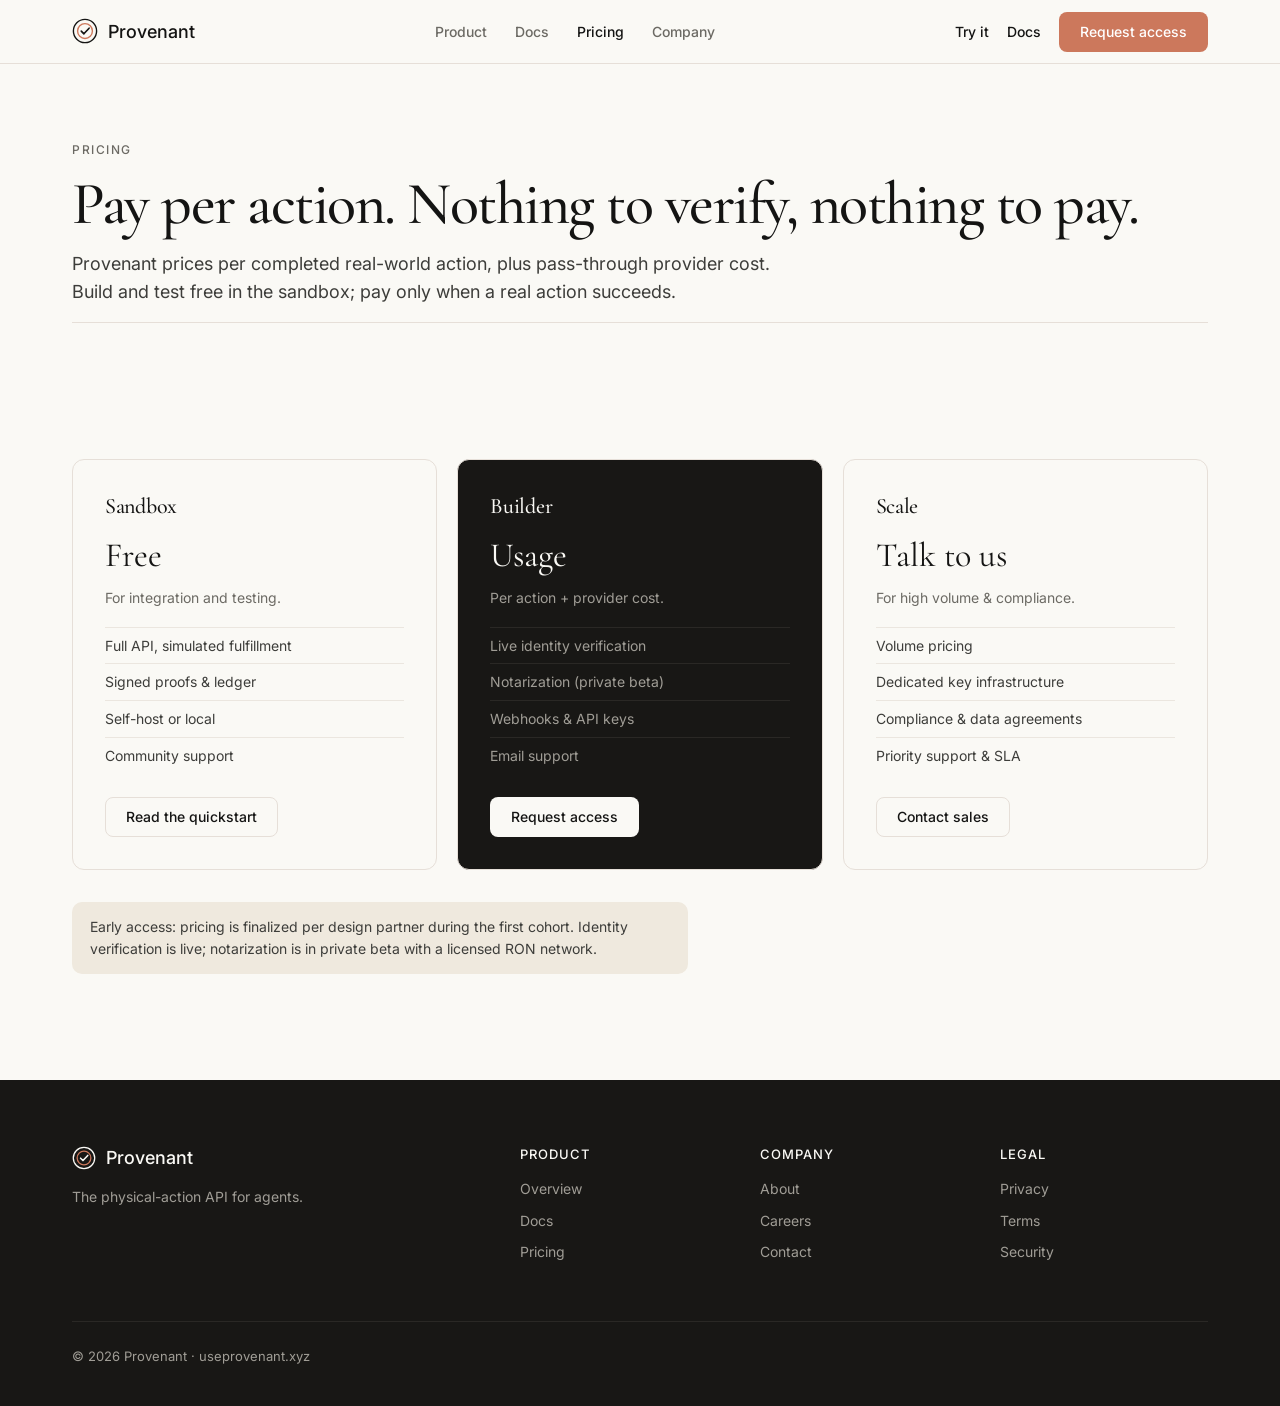
<file: web/pricing.html>
<!doctype html>
<html lang="en">
<head>
<meta charset="utf-8" /><meta name="viewport" content="width=device-width, initial-scale=1" />
<title>Pricing — Provenant</title>
<meta name="description" content="Provenant pricing — pay per real-world action. Free sandbox, usage-based Builder, and Scale plans." />
<link rel="canonical" href="https://useprovenant.xyz/pricing.html" />
<link rel="preconnect" href="https://fonts.googleapis.com" /><link rel="preconnect" href="https://fonts.gstatic.com" crossorigin />
<link href="https://fonts.googleapis.com/css2?family=Cormorant+Garamond:wght@400;500&family=Inter:wght@400;500&family=JetBrains+Mono:wght@400&display=swap" rel="stylesheet" />
<link rel="stylesheet" href="styles.css" />
</head>
<body>
<nav class="site"><div class="wrap" style="display:flex;align-items:center;justify-content:space-between;width:100%;">
  <a class="brand" href="index.html"><svg width="26" height="26" viewBox="0 0 28 28" aria-hidden="true"><circle cx="14" cy="14" r="12.5" fill="none" stroke="#141413" stroke-width="1.5"/><circle cx="14" cy="14" r="8" fill="none" stroke="#cc785c" stroke-width="1.5"/><path d="M10 14.2 l2.8 2.8 L18.4 11" fill="none" stroke="#141413" stroke-width="1.8" stroke-linecap="round" stroke-linejoin="round"/></svg> Provenant</a>
  <div class="navlinks"><a href="product.html">Product</a><a href="docs.html">Docs</a><a href="pricing.html" aria-current="page">Pricing</a><a href="company.html">Company</a></div>
    <div class="navright"><button class="navtoggle" aria-label="Toggle menu" aria-expanded="false" onclick="const n=this.closest('nav');this.setAttribute('aria-expanded',n.classList.toggle('nav-open'));"><svg width="20" height="20" viewBox="0 0 24 24" fill="none" stroke="currentColor" stroke-width="2"><path d="M3 6h18M3 12h18M3 18h18" stroke-linecap="round"/></svg></button><a class="btn-ghost" href="try.html">Try it</a><a class="btn-ghost" href="docs.html">Docs</a><a class="btn btn-primary" href="mailto:hello@useprovenant.xyz?subject=Provenant%20access">Request access</a></div>
</div></nav>

<div class="wrap">
  <div class="page-head">
    <span class="eyebrow">Pricing</span>
    <h1 style="margin-top:12px;">Pay per action. Nothing to verify, nothing to pay.</h1>
    <p class="sub">Provenant prices per completed real-world action, plus pass-through provider cost. Build and test free in the sandbox; pay only when a real action succeeds.</p>
  </div>
</div>

<div class="wrap">
  <section>
    <div class="tiers">
      <div class="tier">
        <h3>Sandbox</h3>
        <div class="price">Free</div>
        <p style="font-size:14px;color:var(--muted);">For integration and testing.</p>
        <ul>
          <li>Full API, simulated fulfillment</li>
          <li>Signed proofs &amp; ledger</li>
          <li>Self-host or local</li>
          <li>Community support</li>
        </ul>
        <a class="btn btn-secondary" href="docs.html">Read the quickstart</a>
      </div>
      <div class="tier feat">
        <h3>Builder</h3>
        <div class="price">Usage</div>
        <p style="font-size:14px;color:var(--on-dark-soft);">Per action + provider cost.</p>
        <ul>
          <li>Live identity verification</li>
          <li>Notarization (private beta)</li>
          <li>Webhooks &amp; API keys</li>
          <li>Email support</li>
        </ul>
        <a class="btn btn-cream" href="mailto:hello@useprovenant.xyz?subject=Provenant%20Builder">Request access</a>
      </div>
      <div class="tier">
        <h3>Scale</h3>
        <div class="price">Talk to us</div>
        <p style="font-size:14px;color:var(--muted);">For high volume &amp; compliance.</p>
        <ul>
          <li>Volume pricing</li>
          <li>Dedicated key infrastructure</li>
          <li>Compliance &amp; data agreements</li>
          <li>Priority support &amp; SLA</li>
        </ul>
        <a class="btn btn-secondary" href="mailto:hello@useprovenant.xyz?subject=Provenant%20Scale">Contact sales</a>
      </div>
    </div>
    <div class="note" style="margin-top:32px;">Early access: pricing is finalized per design partner during the first cohort. Identity verification is live; notarization is in private beta with a licensed RON network.</div>
  </section>
</div>

<footer><div class="wrap">
  <div class="cols">
    <div><div class="brand" style="font-size:18px;"><svg width="24" height="24" viewBox="0 0 28 28" aria-hidden="true"><circle cx="14" cy="14" r="12.5" fill="none" stroke="#faf9f5" stroke-width="1.5"/><circle cx="14" cy="14" r="8" fill="none" stroke="#cc785c" stroke-width="1.5"/><path d="M10 14.2 l2.8 2.8 L18.4 11" fill="none" stroke="#faf9f5" stroke-width="1.8" stroke-linecap="round" stroke-linejoin="round"/></svg> Provenant</div><p style="color:var(--on-dark-soft);font-size:14px;margin-top:14px;max-width:24em;">The physical-action API for agents.</p></div>
    <div><h4>Product</h4><a href="product.html">Overview</a><a href="docs.html">Docs</a><a href="pricing.html">Pricing</a></div>
    <div><h4>Company</h4><a href="company.html">About</a><a href="company.html#careers">Careers</a><a href="mailto:hello@useprovenant.xyz">Contact</a></div>
    <div><h4>Legal</h4><a href="privacy.html">Privacy</a><a href="terms.html">Terms</a><a href="security.html">Security</a></div>
  </div>
  <div class="fineprint">© 2026 Provenant · useprovenant.xyz</div>
</div></footer>
</body>
</html>
</file>
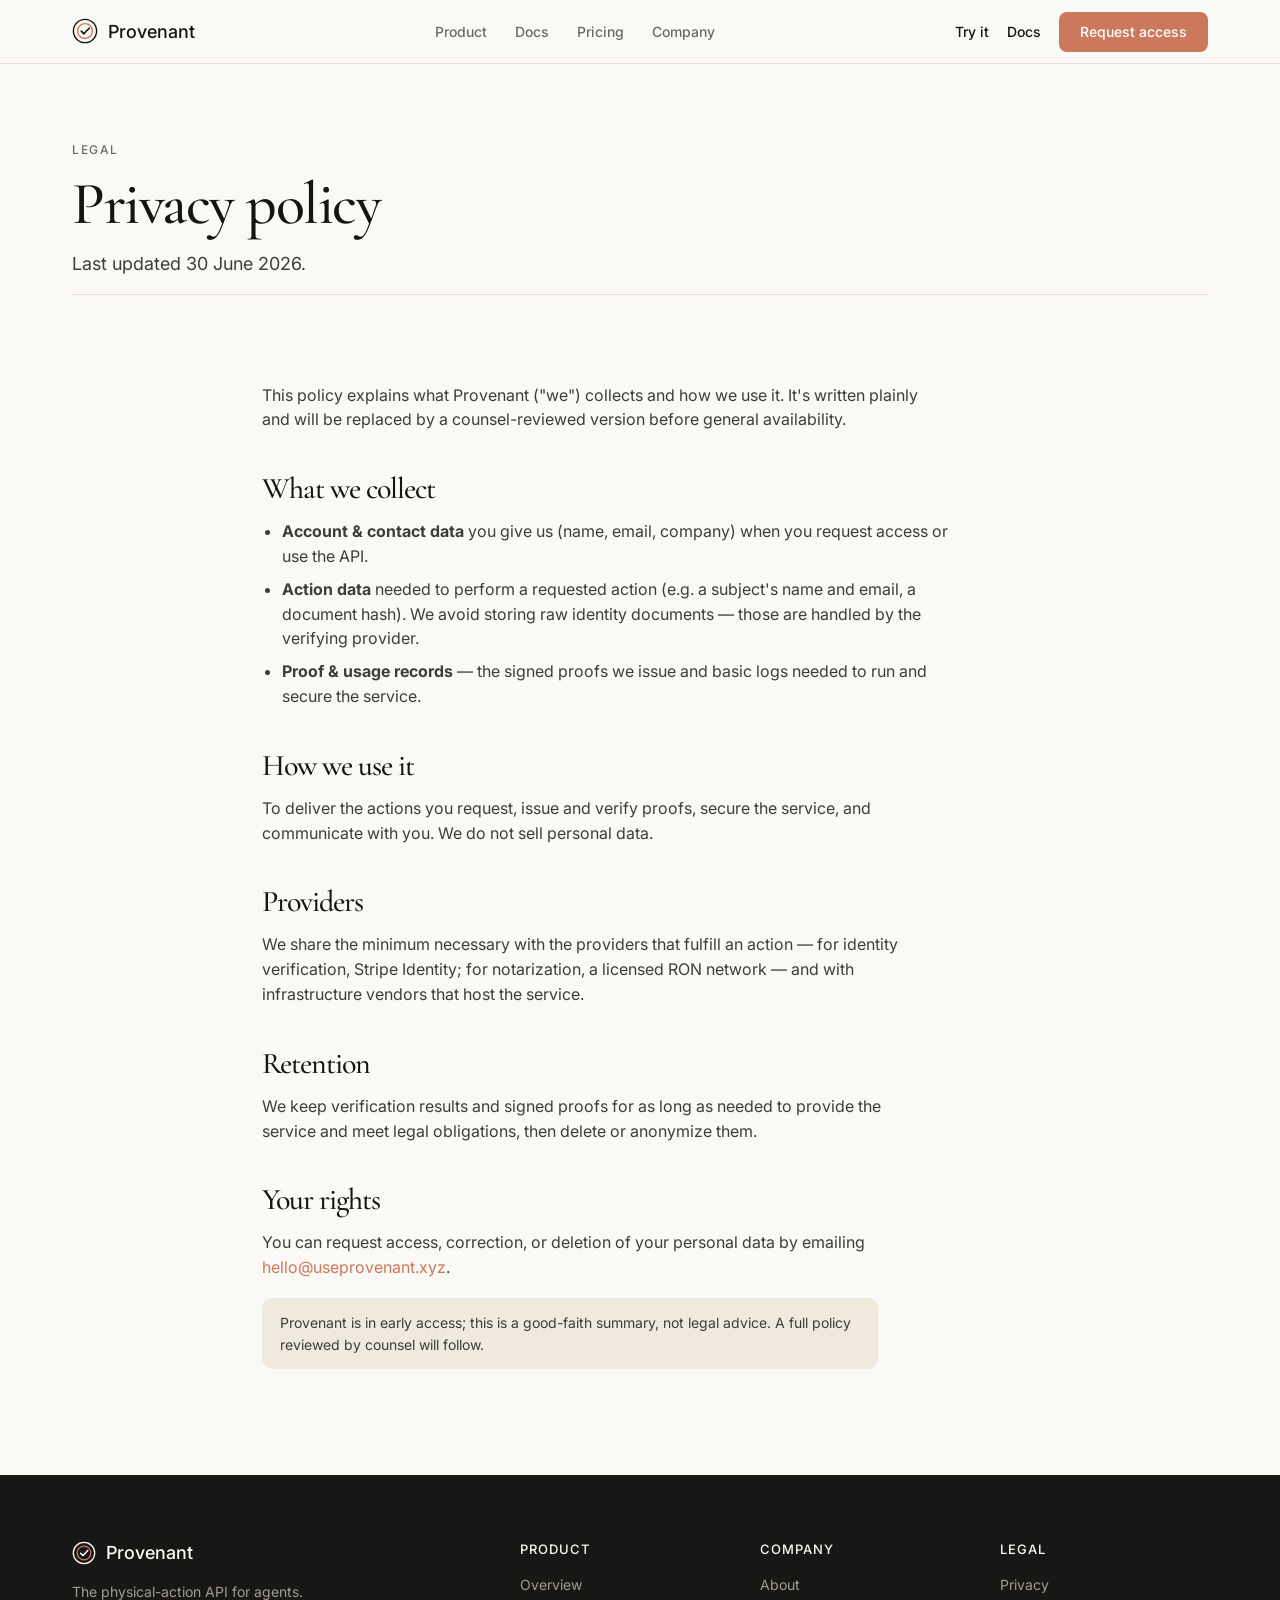
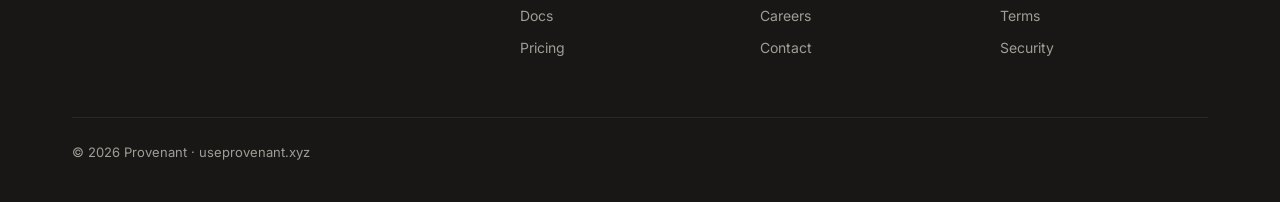
<file: web/privacy.html>
<!doctype html>
<html lang="en">
<head>
<meta charset="utf-8" /><meta name="viewport" content="width=device-width, initial-scale=1" />
<title>Privacy — Provenant</title>
<meta name="description" content="Provenant privacy policy." />
<link rel="canonical" href="https://useprovenant.xyz/privacy.html" />
<link rel="preconnect" href="https://fonts.googleapis.com" /><link rel="preconnect" href="https://fonts.gstatic.com" crossorigin />
<link href="https://fonts.googleapis.com/css2?family=Cormorant+Garamond:wght@400;500&family=Inter:wght@400;500&family=JetBrains+Mono:wght@400&display=swap" rel="stylesheet" />
<link rel="stylesheet" href="styles.css" />
</head>
<body>
<nav class="site"><div class="wrap" style="display:flex;align-items:center;justify-content:space-between;width:100%;">
  <a class="brand" href="index.html"><svg width="26" height="26" viewBox="0 0 28 28" aria-hidden="true"><circle cx="14" cy="14" r="12.5" fill="none" stroke="#141413" stroke-width="1.5"/><circle cx="14" cy="14" r="8" fill="none" stroke="#cc785c" stroke-width="1.5"/><path d="M10 14.2 l2.8 2.8 L18.4 11" fill="none" stroke="#141413" stroke-width="1.8" stroke-linecap="round" stroke-linejoin="round"/></svg> Provenant</a>
  <div class="navlinks"><a href="product.html">Product</a><a href="docs.html">Docs</a><a href="pricing.html">Pricing</a><a href="company.html">Company</a></div>
  <div class="navright"><button class="navtoggle" aria-label="Toggle menu" aria-expanded="false" onclick="const n=this.closest('nav');this.setAttribute('aria-expanded',n.classList.toggle('nav-open'));"><svg width="20" height="20" viewBox="0 0 24 24" fill="none" stroke="currentColor" stroke-width="2"><path d="M3 6h18M3 12h18M3 18h18" stroke-linecap="round"/></svg></button><a class="btn-ghost" href="try.html">Try it</a><a class="btn-ghost" href="docs.html">Docs</a><a class="btn btn-primary" href="mailto:hello@useprovenant.xyz?subject=Provenant%20access">Request access</a></div>
</div></nav>

<div class="wrap"><div class="page-head">
  <span class="eyebrow">Legal</span>
  <h1 style="margin-top:12px;">Privacy policy</h1>
  <p class="sub">Last updated 30 June 2026.</p>
</div></div>

<div class="wrap narrow"><section class="prose">
  <p>This policy explains what Provenant ("we") collects and how we use it. It's written plainly and will be replaced by a counsel-reviewed version before general availability.</p>
  <h2>What we collect</h2>
  <ul>
    <li><strong>Account &amp; contact data</strong> you give us (name, email, company) when you request access or use the API.</li>
    <li><strong>Action data</strong> needed to perform a requested action (e.g. a subject's name and email, a document hash). We avoid storing raw identity documents — those are handled by the verifying provider.</li>
    <li><strong>Proof &amp; usage records</strong> — the signed proofs we issue and basic logs needed to run and secure the service.</li>
  </ul>
  <h2>How we use it</h2>
  <p>To deliver the actions you request, issue and verify proofs, secure the service, and communicate with you. We do not sell personal data.</p>
  <h2>Providers</h2>
  <p>We share the minimum necessary with the providers that fulfill an action — for identity verification, Stripe Identity; for notarization, a licensed RON network — and with infrastructure vendors that host the service.</p>
  <h2>Retention</h2>
  <p>We keep verification results and signed proofs for as long as needed to provide the service and meet legal obligations, then delete or anonymize them.</p>
  <h2>Your rights</h2>
  <p>You can request access, correction, or deletion of your personal data by emailing <a class="tlink" href="mailto:hello@useprovenant.xyz">hello@useprovenant.xyz</a>.</p>
  <div class="note">Provenant is in early access; this is a good-faith summary, not legal advice. A full policy reviewed by counsel will follow.</div>
</section></div>

<footer><div class="wrap">
  <div class="cols">
    <div><div class="brand" style="font-size:18px;"><svg width="24" height="24" viewBox="0 0 28 28" aria-hidden="true"><circle cx="14" cy="14" r="12.5" fill="none" stroke="#faf9f5" stroke-width="1.5"/><circle cx="14" cy="14" r="8" fill="none" stroke="#cc785c" stroke-width="1.5"/><path d="M10 14.2 l2.8 2.8 L18.4 11" fill="none" stroke="#faf9f5" stroke-width="1.8" stroke-linecap="round" stroke-linejoin="round"/></svg> Provenant</div><p style="color:var(--on-dark-soft);font-size:14px;margin-top:14px;max-width:24em;">The physical-action API for agents.</p></div>
    <div><h4>Product</h4><a href="product.html">Overview</a><a href="docs.html">Docs</a><a href="pricing.html">Pricing</a></div>
    <div><h4>Company</h4><a href="company.html">About</a><a href="company.html#careers">Careers</a><a href="mailto:hello@useprovenant.xyz">Contact</a></div>
    <div><h4>Legal</h4><a href="privacy.html">Privacy</a><a href="terms.html">Terms</a><a href="security.html">Security</a></div>
  </div>
  <div class="fineprint">© 2026 Provenant · useprovenant.xyz</div>
</div></footer>
</body>
</html>
</file>
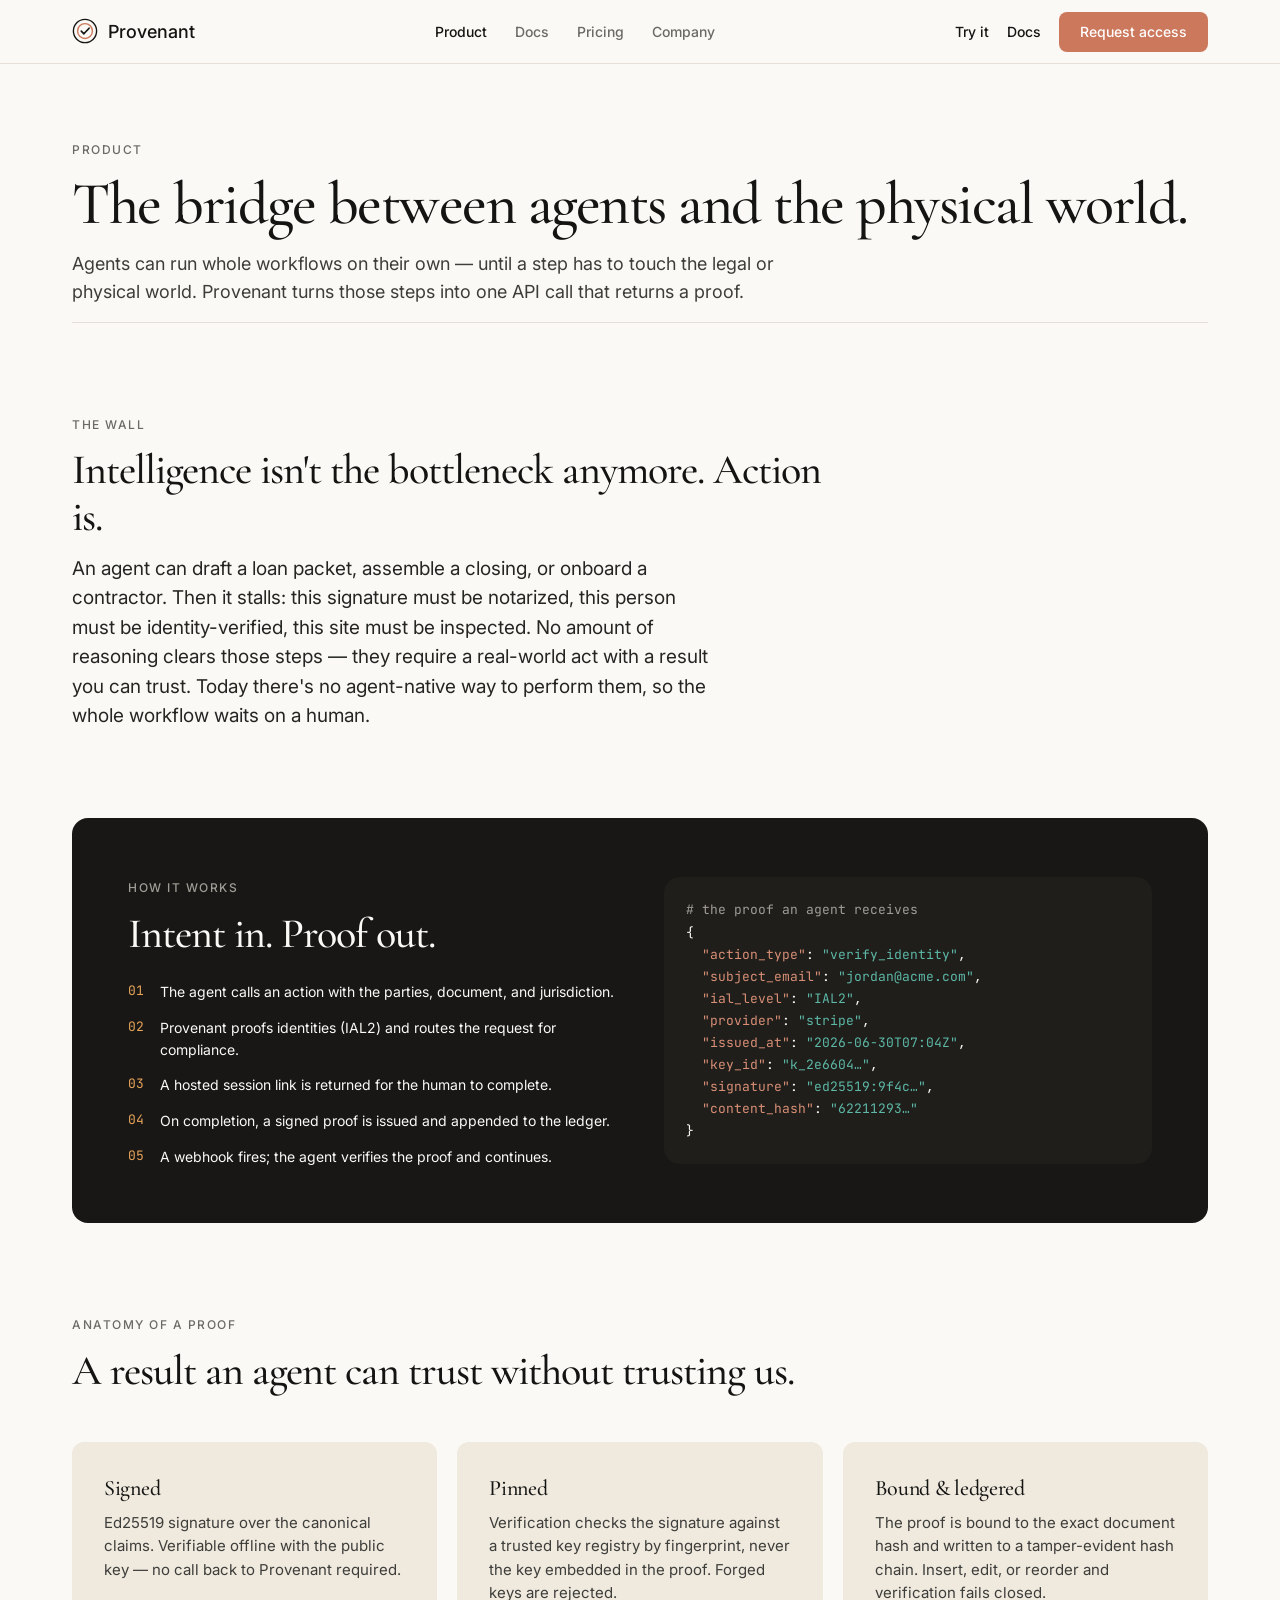
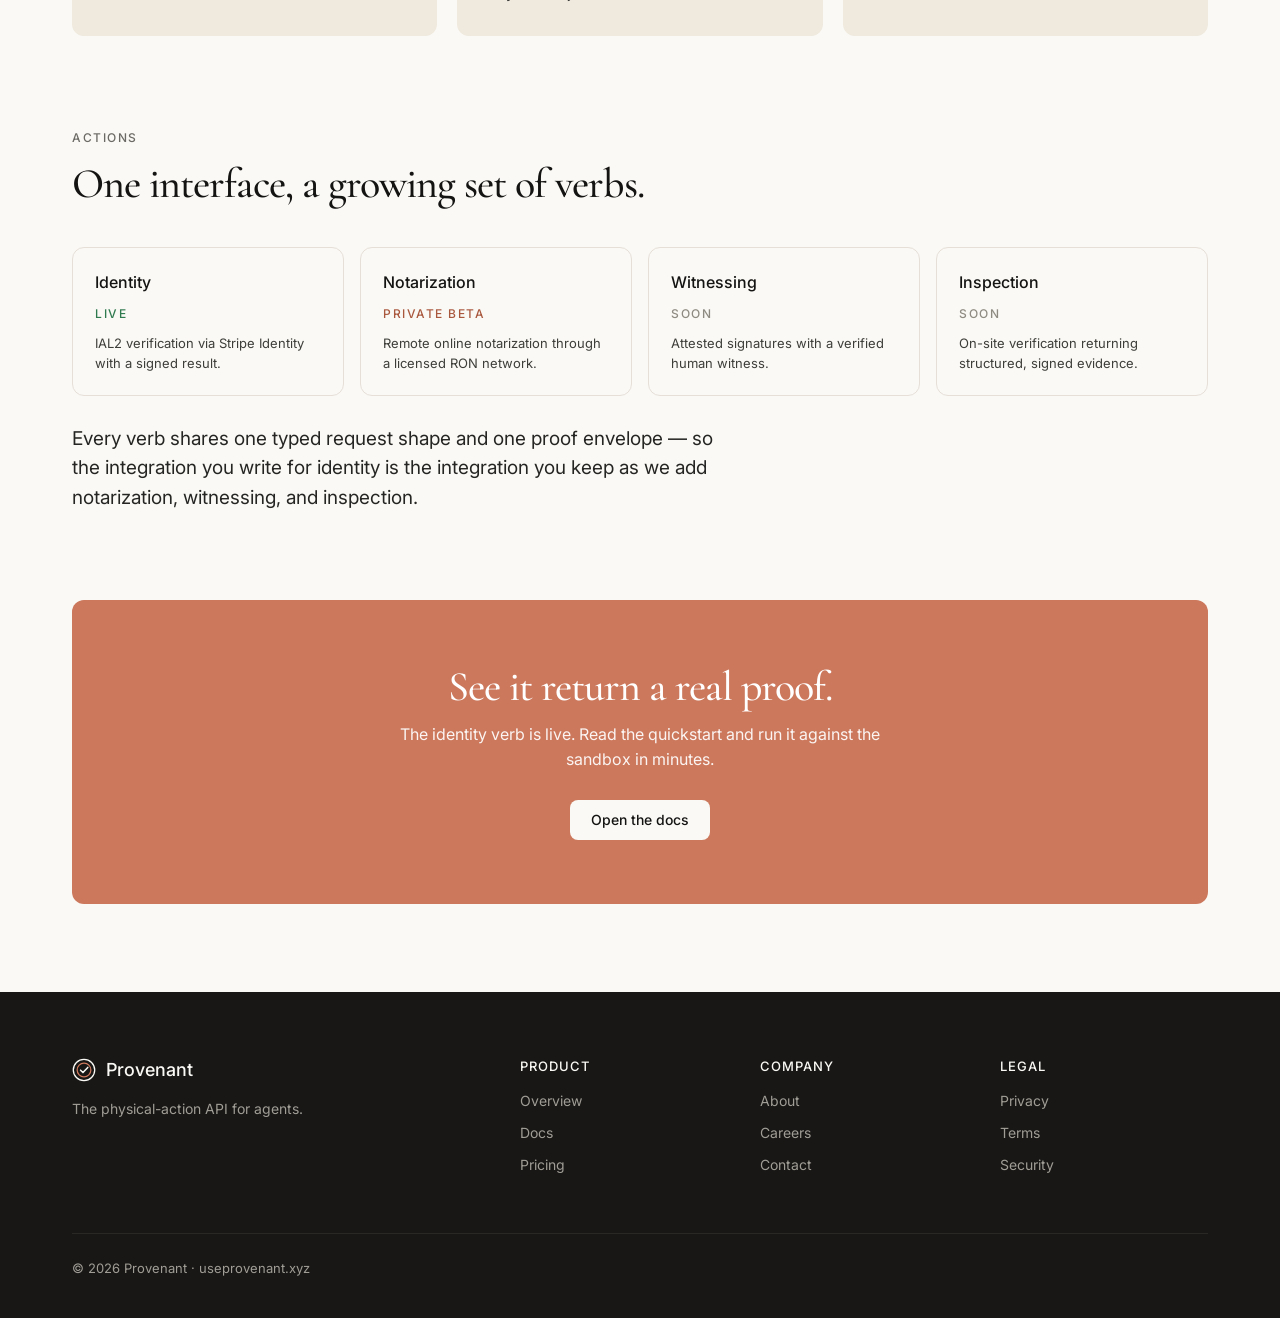
<file: web/product.html>
<!doctype html>
<html lang="en">
<head>
<meta charset="utf-8" />
<meta name="viewport" content="width=device-width, initial-scale=1" />
<title>Product — Provenant</title>
<meta name="description" content="How Provenant lets AI agents perform real-world actions and receive verifiable proofs." />
<link rel="canonical" href="https://useprovenant.xyz/product.html" />
<link rel="preconnect" href="https://fonts.googleapis.com" /><link rel="preconnect" href="https://fonts.gstatic.com" crossorigin />
<link href="https://fonts.googleapis.com/css2?family=Cormorant+Garamond:wght@400;500&family=Inter:wght@400;500&family=JetBrains+Mono:wght@400&display=swap" rel="stylesheet" />
<link rel="stylesheet" href="styles.css" />
</head>
<body>

<nav class="site"><div class="wrap" style="display:flex;align-items:center;justify-content:space-between;width:100%;">
  <a class="brand" href="index.html"><svg width="26" height="26" viewBox="0 0 28 28" aria-hidden="true"><circle cx="14" cy="14" r="12.5" fill="none" stroke="#141413" stroke-width="1.5"/><circle cx="14" cy="14" r="8" fill="none" stroke="#cc785c" stroke-width="1.5"/><path d="M10 14.2 l2.8 2.8 L18.4 11" fill="none" stroke="#141413" stroke-width="1.8" stroke-linecap="round" stroke-linejoin="round"/></svg> Provenant</a>
  <div class="navlinks"><a href="product.html" aria-current="page">Product</a><a href="docs.html">Docs</a><a href="pricing.html">Pricing</a><a href="company.html">Company</a></div>
  <div class="navright"><button class="navtoggle" aria-label="Toggle menu" aria-expanded="false" onclick="const n=this.closest('nav');this.setAttribute('aria-expanded',n.classList.toggle('nav-open'));"><svg width="20" height="20" viewBox="0 0 24 24" fill="none" stroke="currentColor" stroke-width="2"><path d="M3 6h18M3 12h18M3 18h18" stroke-linecap="round"/></svg></button><a class="btn-ghost" href="try.html">Try it</a><a class="btn-ghost" href="docs.html">Docs</a><a class="btn btn-primary" href="mailto:hello@useprovenant.xyz?subject=Provenant%20access">Request access</a></div>
</div></nav>

<div class="wrap">
  <div class="page-head">
    <span class="eyebrow">Product</span>
    <h1 style="margin-top:12px;">The bridge between agents and the physical world.</h1>
    <p class="sub">Agents can run whole workflows on their own — until a step has to touch the legal or physical world. Provenant turns those steps into one API call that returns a proof.</p>
  </div>
</div>

<div class="wrap">
  <section>
    <span class="eyebrow">The wall</span>
    <h2 style="margin-top:12px;max-width:18em;">Intelligence isn't the bottleneck anymore. Action is.</h2>
    <p class="lead">An agent can draft a loan packet, assemble a closing, or onboard a contractor. Then it stalls: this signature must be notarized, this person must be identity-verified, this site must be inspected. No amount of reasoning clears those steps — they require a real-world act with a result you can trust. Today there's no agent-native way to perform them, so the whole workflow waits on a human.</p>
  </section>
</div>

<div class="wrap">
  <section style="padding-top:0;">
    <div class="band-dark">
      <div>
        <span class="eyebrow" style="color:var(--on-dark-soft);">How it works</span>
        <h2 style="margin-top:12px;">Intent in. Proof out.</h2>
        <div class="steps">
          <div class="step"><span class="n">01</span><span>The agent calls an action with the parties, document, and jurisdiction.</span></div>
          <div class="step"><span class="n">02</span><span>Provenant proofs identities (IAL2) and routes the request for compliance.</span></div>
          <div class="step"><span class="n">03</span><span>A hosted session link is returned for the human to complete.</span></div>
          <div class="step"><span class="n">04</span><span>On completion, a signed proof is issued and appended to the ledger.</span></div>
          <div class="step"><span class="n">05</span><span>A webhook fires; the agent verifies the proof and continues.</span></div>
        </div>
      </div>
      <div class="mock" style="background:var(--dark-soft);">
        <div class="code"><span class="c"># the proof an agent receives</span>
{
  <span class="p">"action_type"</span>: <span class="s">"verify_identity"</span>,
  <span class="p">"subject_email"</span>: <span class="s">"jordan@acme.com"</span>,
  <span class="p">"ial_level"</span>: <span class="s">"IAL2"</span>,
  <span class="p">"provider"</span>: <span class="s">"stripe"</span>,
  <span class="p">"issued_at"</span>: <span class="s">"2026-06-30T07:04Z"</span>,
  <span class="p">"key_id"</span>: <span class="s">"k_2e6604…"</span>,
  <span class="p">"signature"</span>: <span class="s">"ed25519:9f4c…"</span>,
  <span class="p">"content_hash"</span>: <span class="s">"62211293…"</span>
}</div>
      </div>
    </div>
  </section>
</div>

<div class="wrap">
  <section style="padding-top:0;">
    <span class="eyebrow">Anatomy of a proof</span>
    <h2 style="margin-top:12px;max-width:18em;">A result an agent can trust without trusting us.</h2>
    <div class="cards">
      <div class="card"><h3>Signed</h3><p>Ed25519 signature over the canonical claims. Verifiable offline with the public key — no call back to Provenant required.</p></div>
      <div class="card"><h3>Pinned</h3><p>Verification checks the signature against a trusted key registry by fingerprint, never the key embedded in the proof. Forged keys are rejected.</p></div>
      <div class="card"><h3>Bound &amp; ledgered</h3><p>The proof is bound to the exact document hash and written to a tamper-evident hash chain. Insert, edit, or reorder and verification fails closed.</p></div>
    </div>
  </section>
</div>

<div class="wrap" id="verbs">
  <section style="padding-top:0;">
    <span class="eyebrow">Actions</span>
    <h2 style="margin-top:12px;max-width:16em;">One interface, a growing set of verbs.</h2>
    <div class="verbs">
      <div class="verb"><div class="nm">Identity</div><div class="tag tag-live">Live</div><p>IAL2 verification via Stripe Identity with a signed result.</p></div>
      <div class="verb"><div class="nm">Notarization</div><div class="tag tag-beta">Private beta</div><p>Remote online notarization through a licensed RON network.</p></div>
      <div class="verb"><div class="nm">Witnessing</div><div class="tag tag-soon">Soon</div><p>Attested signatures with a verified human witness.</p></div>
      <div class="verb"><div class="nm">Inspection</div><div class="tag tag-soon">Soon</div><p>On-site verification returning structured, signed evidence.</p></div>
    </div>
    <p class="lead" style="margin-top:28px;">Every verb shares one typed request shape and one proof envelope — so the integration you write for identity is the integration you keep as we add notarization, witnessing, and inspection.</p>
  </section>
</div>

<div class="wrap">
  <section style="padding-top:0;">
    <div class="callout">
      <h2>See it return a real proof.</h2>
      <p>The identity verb is live. Read the quickstart and run it against the sandbox in minutes.</p>
      <a class="btn btn-cream" href="docs.html">Open the docs</a>
    </div>
  </section>
</div>

<footer><div class="wrap">
  <div class="cols">
    <div><div class="brand" style="font-size:18px;"><svg width="24" height="24" viewBox="0 0 28 28" aria-hidden="true"><circle cx="14" cy="14" r="12.5" fill="none" stroke="#faf9f5" stroke-width="1.5"/><circle cx="14" cy="14" r="8" fill="none" stroke="#cc785c" stroke-width="1.5"/><path d="M10 14.2 l2.8 2.8 L18.4 11" fill="none" stroke="#faf9f5" stroke-width="1.8" stroke-linecap="round" stroke-linejoin="round"/></svg> Provenant</div><p style="color:var(--on-dark-soft);font-size:14px;margin-top:14px;max-width:24em;">The physical-action API for agents.</p></div>
    <div><h4>Product</h4><a href="product.html">Overview</a><a href="docs.html">Docs</a><a href="pricing.html">Pricing</a></div>
    <div><h4>Company</h4><a href="company.html">About</a><a href="company.html#careers">Careers</a><a href="mailto:hello@useprovenant.xyz">Contact</a></div>
    <div><h4>Legal</h4><a href="privacy.html">Privacy</a><a href="terms.html">Terms</a><a href="security.html">Security</a></div>
  </div>
  <div class="fineprint">© 2026 Provenant · useprovenant.xyz</div>
</div></footer>

</body>
</html>
</file>
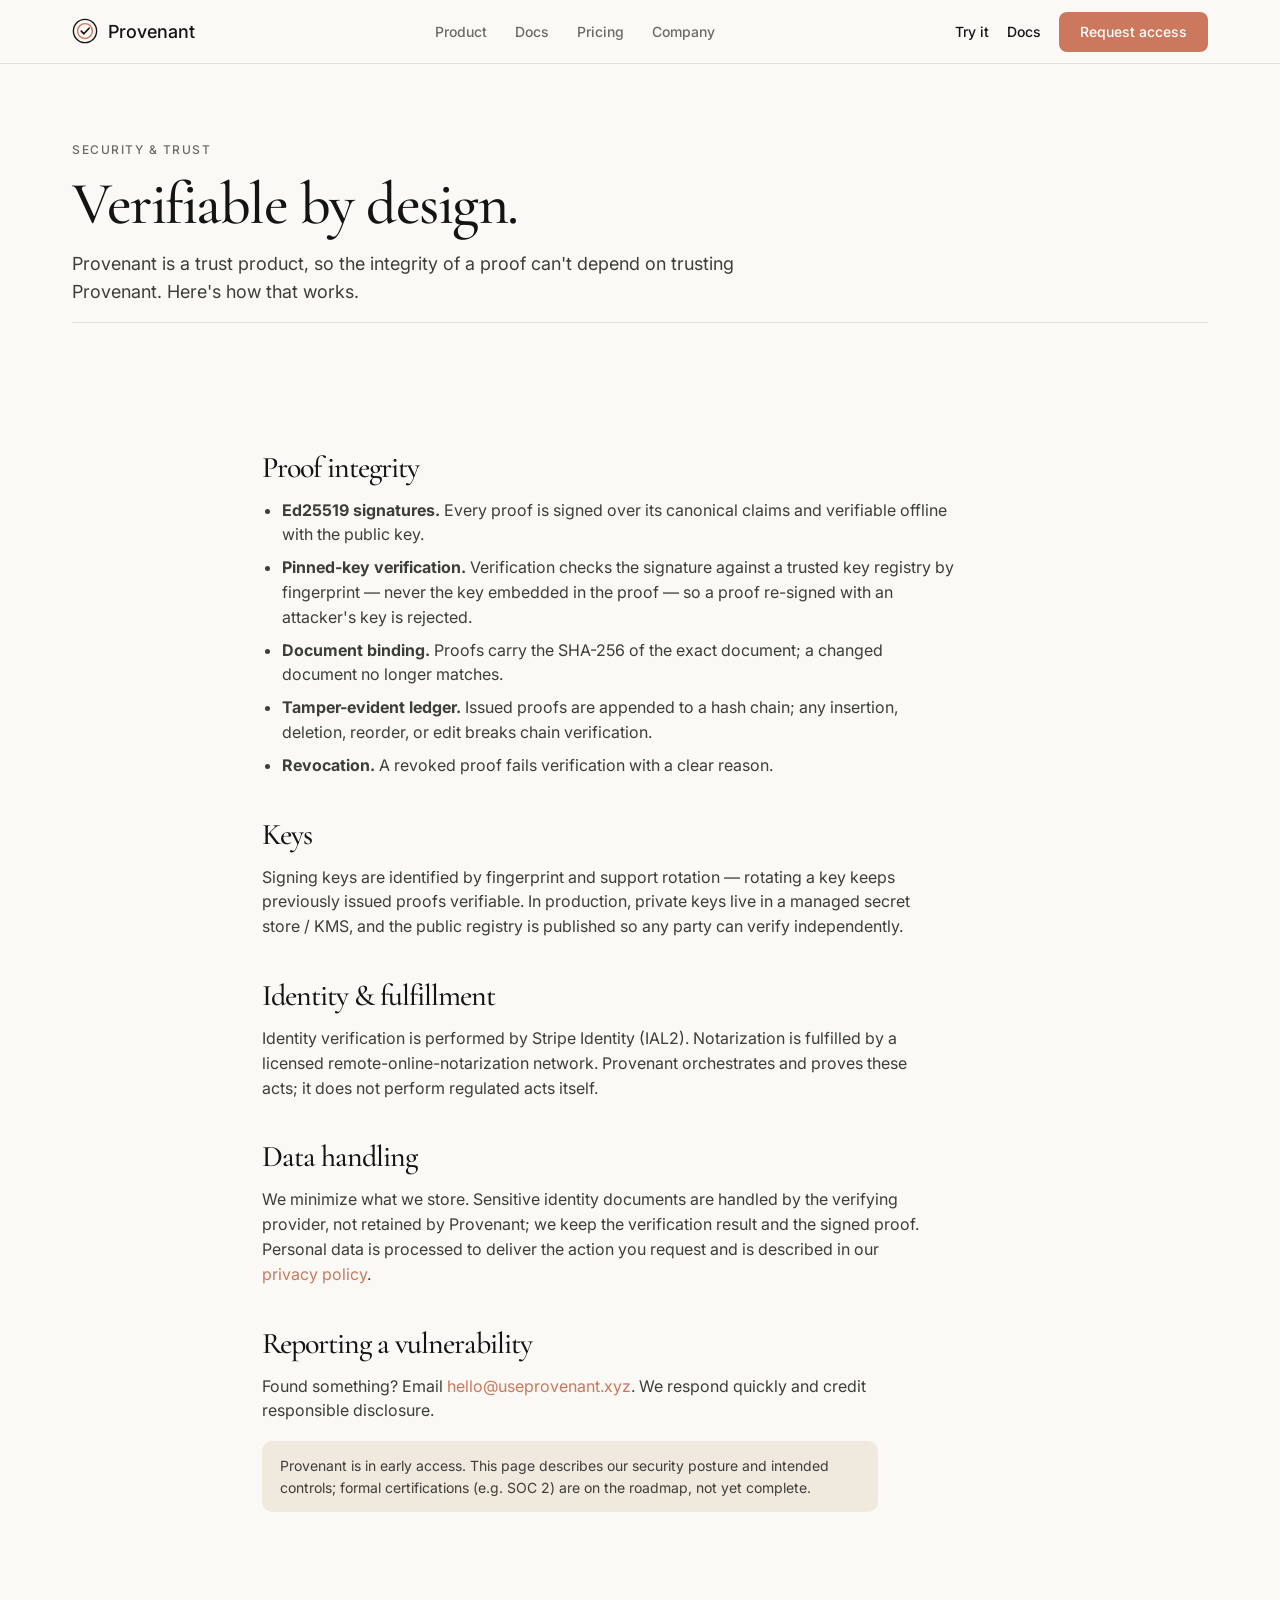
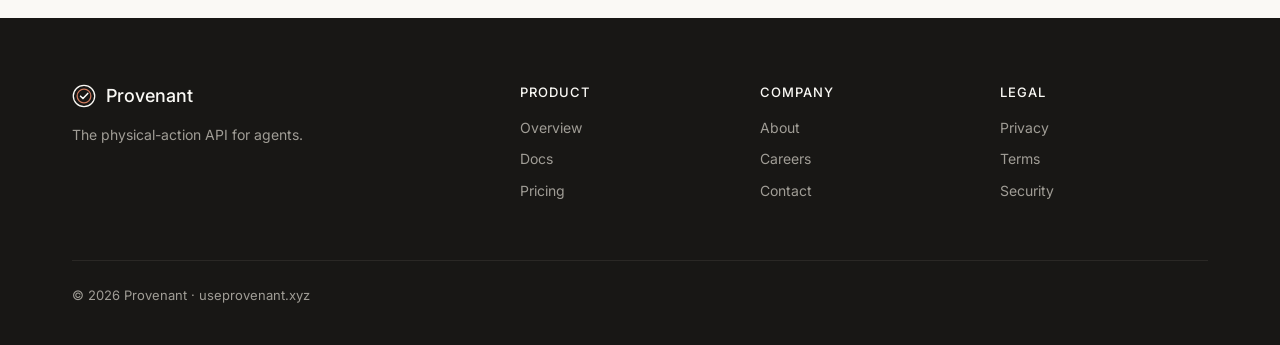
<file: web/security.html>
<!doctype html>
<html lang="en">
<head>
<meta charset="utf-8" /><meta name="viewport" content="width=device-width, initial-scale=1" />
<title>Security &amp; trust — Provenant</title>
<meta name="description" content="How Provenant secures proofs, keys, and data — Ed25519 signing, pinned-key verification, a tamper-evident ledger, and licensed providers." />
<link rel="canonical" href="https://useprovenant.xyz/security.html" />
<link rel="preconnect" href="https://fonts.googleapis.com" /><link rel="preconnect" href="https://fonts.gstatic.com" crossorigin />
<link href="https://fonts.googleapis.com/css2?family=Cormorant+Garamond:wght@400;500&family=Inter:wght@400;500&family=JetBrains+Mono:wght@400&display=swap" rel="stylesheet" />
<link rel="stylesheet" href="styles.css" />
</head>
<body>
<nav class="site"><div class="wrap" style="display:flex;align-items:center;justify-content:space-between;width:100%;">
  <a class="brand" href="index.html"><svg width="26" height="26" viewBox="0 0 28 28" aria-hidden="true"><circle cx="14" cy="14" r="12.5" fill="none" stroke="#141413" stroke-width="1.5"/><circle cx="14" cy="14" r="8" fill="none" stroke="#cc785c" stroke-width="1.5"/><path d="M10 14.2 l2.8 2.8 L18.4 11" fill="none" stroke="#141413" stroke-width="1.8" stroke-linecap="round" stroke-linejoin="round"/></svg> Provenant</a>
  <div class="navlinks"><a href="product.html">Product</a><a href="docs.html">Docs</a><a href="pricing.html">Pricing</a><a href="company.html">Company</a></div>
  <div class="navright"><button class="navtoggle" aria-label="Toggle menu" aria-expanded="false" onclick="const n=this.closest('nav');this.setAttribute('aria-expanded',n.classList.toggle('nav-open'));"><svg width="20" height="20" viewBox="0 0 24 24" fill="none" stroke="currentColor" stroke-width="2"><path d="M3 6h18M3 12h18M3 18h18" stroke-linecap="round"/></svg></button><a class="btn-ghost" href="try.html">Try it</a><a class="btn-ghost" href="docs.html">Docs</a><a class="btn btn-primary" href="mailto:hello@useprovenant.xyz?subject=Provenant%20access">Request access</a></div>
</div></nav>

<div class="wrap"><div class="page-head">
  <span class="eyebrow">Security &amp; trust</span>
  <h1 style="margin-top:12px;">Verifiable by design.</h1>
  <p class="sub">Provenant is a trust product, so the integrity of a proof can't depend on trusting Provenant. Here's how that works.</p>
</div></div>

<div class="wrap narrow"><section class="prose">
  <h2>Proof integrity</h2>
  <ul>
    <li><strong>Ed25519 signatures.</strong> Every proof is signed over its canonical claims and verifiable offline with the public key.</li>
    <li><strong>Pinned-key verification.</strong> Verification checks the signature against a trusted key registry by fingerprint — never the key embedded in the proof — so a proof re-signed with an attacker's key is rejected.</li>
    <li><strong>Document binding.</strong> Proofs carry the SHA-256 of the exact document; a changed document no longer matches.</li>
    <li><strong>Tamper-evident ledger.</strong> Issued proofs are appended to a hash chain; any insertion, deletion, reorder, or edit breaks chain verification.</li>
    <li><strong>Revocation.</strong> A revoked proof fails verification with a clear reason.</li>
  </ul>

  <h2>Keys</h2>
  <p>Signing keys are identified by fingerprint and support rotation — rotating a key keeps previously issued proofs verifiable. In production, private keys live in a managed secret store / KMS, and the public registry is published so any party can verify independently.</p>

  <h2>Identity &amp; fulfillment</h2>
  <p>Identity verification is performed by Stripe Identity (IAL2). Notarization is fulfilled by a licensed remote-online-notarization network. Provenant orchestrates and proves these acts; it does not perform regulated acts itself.</p>

  <h2>Data handling</h2>
  <p>We minimize what we store. Sensitive identity documents are handled by the verifying provider, not retained by Provenant; we keep the verification result and the signed proof. Personal data is processed to deliver the action you request and is described in our <a class="tlink" href="privacy.html">privacy policy</a>.</p>

  <h2>Reporting a vulnerability</h2>
  <p>Found something? Email <a class="tlink" href="mailto:hello@useprovenant.xyz?subject=Security%20report">hello@useprovenant.xyz</a>. We respond quickly and credit responsible disclosure.</p>

  <div class="note">Provenant is in early access. This page describes our security posture and intended controls; formal certifications (e.g. SOC 2) are on the roadmap, not yet complete.</div>
</section></div>

<footer><div class="wrap">
  <div class="cols">
    <div><div class="brand" style="font-size:18px;"><svg width="24" height="24" viewBox="0 0 28 28" aria-hidden="true"><circle cx="14" cy="14" r="12.5" fill="none" stroke="#faf9f5" stroke-width="1.5"/><circle cx="14" cy="14" r="8" fill="none" stroke="#cc785c" stroke-width="1.5"/><path d="M10 14.2 l2.8 2.8 L18.4 11" fill="none" stroke="#faf9f5" stroke-width="1.8" stroke-linecap="round" stroke-linejoin="round"/></svg> Provenant</div><p style="color:var(--on-dark-soft);font-size:14px;margin-top:14px;max-width:24em;">The physical-action API for agents.</p></div>
    <div><h4>Product</h4><a href="product.html">Overview</a><a href="docs.html">Docs</a><a href="pricing.html">Pricing</a></div>
    <div><h4>Company</h4><a href="company.html">About</a><a href="company.html#careers">Careers</a><a href="mailto:hello@useprovenant.xyz">Contact</a></div>
    <div><h4>Legal</h4><a href="privacy.html">Privacy</a><a href="terms.html">Terms</a><a href="security.html">Security</a></div>
  </div>
  <div class="fineprint">© 2026 Provenant · useprovenant.xyz</div>
</div></footer>
</body>
</html>
</file>
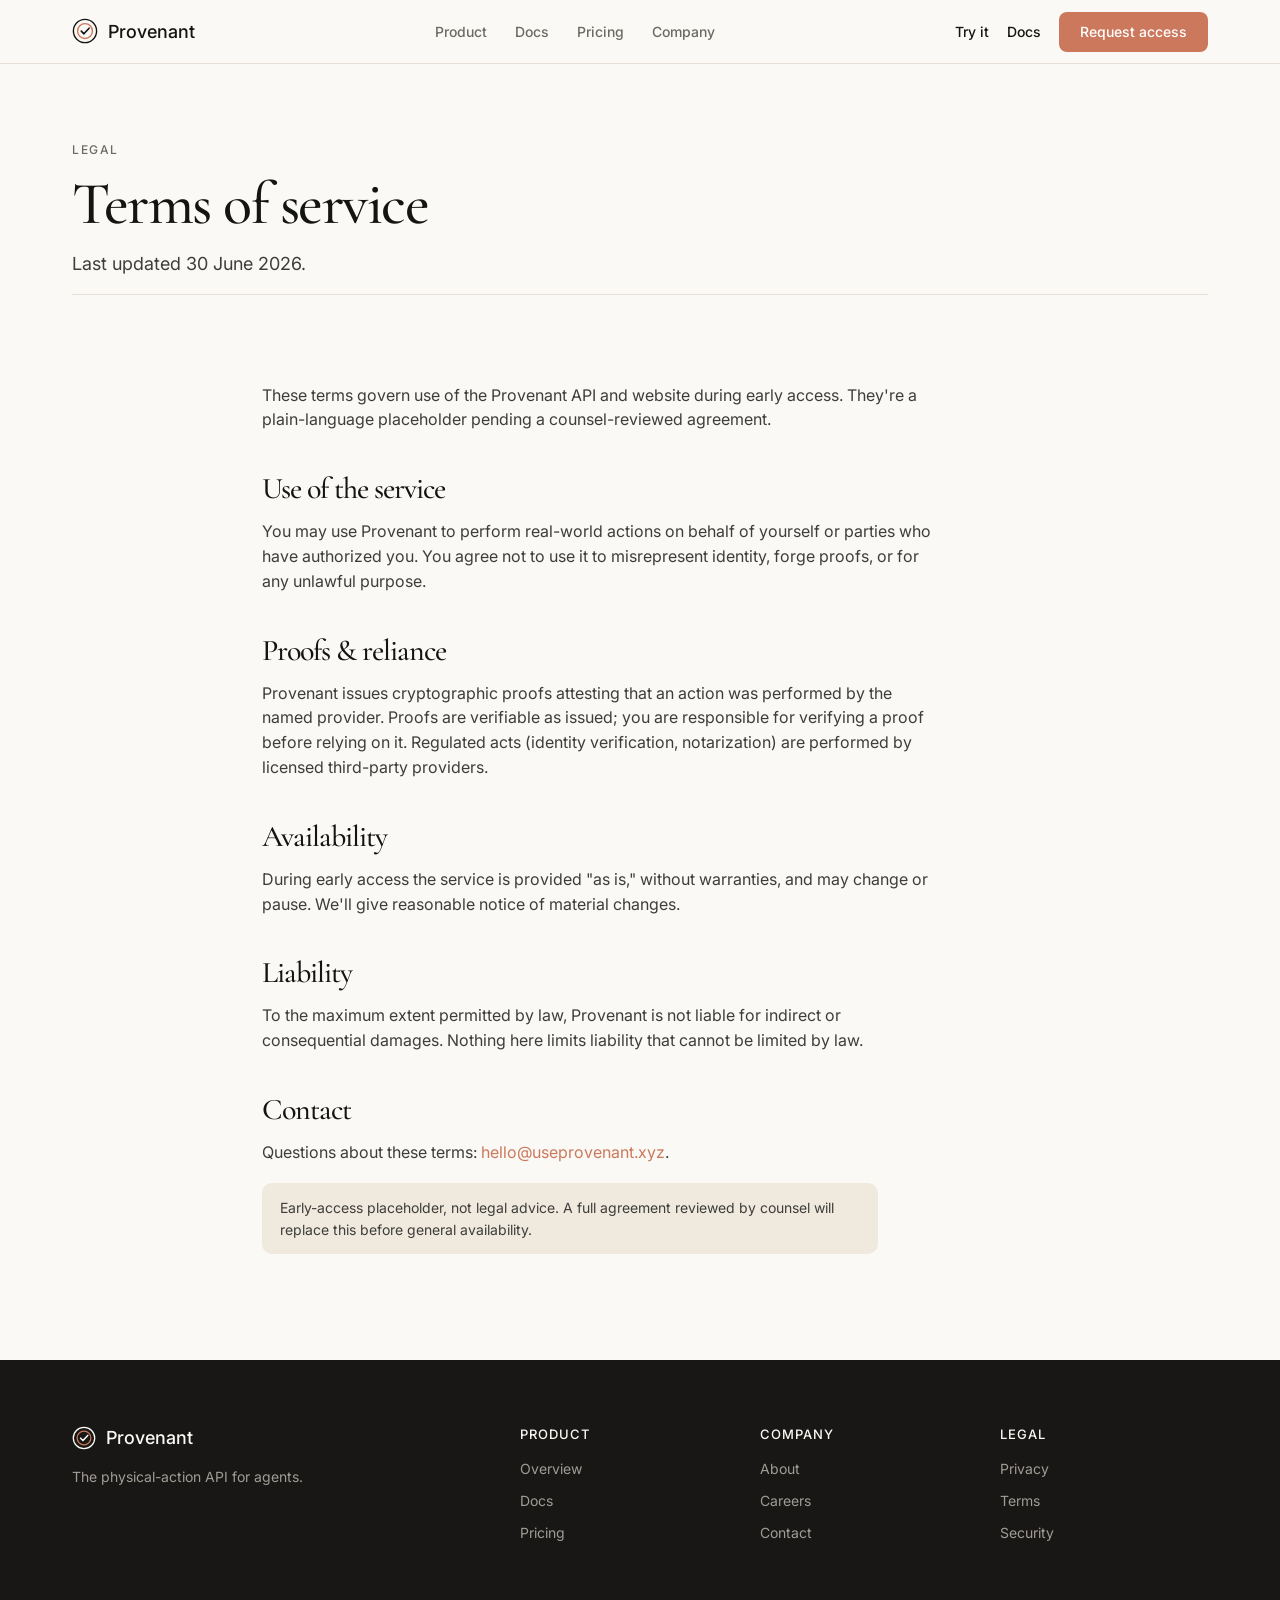
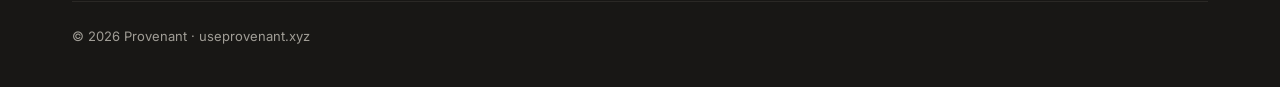
<file: web/terms.html>
<!doctype html>
<html lang="en">
<head>
<meta charset="utf-8" /><meta name="viewport" content="width=device-width, initial-scale=1" />
<title>Terms — Provenant</title>
<meta name="description" content="Provenant terms of service." />
<link rel="canonical" href="https://useprovenant.xyz/terms.html" />
<link rel="preconnect" href="https://fonts.googleapis.com" /><link rel="preconnect" href="https://fonts.gstatic.com" crossorigin />
<link href="https://fonts.googleapis.com/css2?family=Cormorant+Garamond:wght@400;500&family=Inter:wght@400;500&family=JetBrains+Mono:wght@400&display=swap" rel="stylesheet" />
<link rel="stylesheet" href="styles.css" />
</head>
<body>
<nav class="site"><div class="wrap" style="display:flex;align-items:center;justify-content:space-between;width:100%;">
  <a class="brand" href="index.html"><svg width="26" height="26" viewBox="0 0 28 28" aria-hidden="true"><circle cx="14" cy="14" r="12.5" fill="none" stroke="#141413" stroke-width="1.5"/><circle cx="14" cy="14" r="8" fill="none" stroke="#cc785c" stroke-width="1.5"/><path d="M10 14.2 l2.8 2.8 L18.4 11" fill="none" stroke="#141413" stroke-width="1.8" stroke-linecap="round" stroke-linejoin="round"/></svg> Provenant</a>
  <div class="navlinks"><a href="product.html">Product</a><a href="docs.html">Docs</a><a href="pricing.html">Pricing</a><a href="company.html">Company</a></div>
  <div class="navright"><button class="navtoggle" aria-label="Toggle menu" aria-expanded="false" onclick="const n=this.closest('nav');this.setAttribute('aria-expanded',n.classList.toggle('nav-open'));"><svg width="20" height="20" viewBox="0 0 24 24" fill="none" stroke="currentColor" stroke-width="2"><path d="M3 6h18M3 12h18M3 18h18" stroke-linecap="round"/></svg></button><a class="btn-ghost" href="try.html">Try it</a><a class="btn-ghost" href="docs.html">Docs</a><a class="btn btn-primary" href="mailto:hello@useprovenant.xyz?subject=Provenant%20access">Request access</a></div>
</div></nav>

<div class="wrap"><div class="page-head">
  <span class="eyebrow">Legal</span>
  <h1 style="margin-top:12px;">Terms of service</h1>
  <p class="sub">Last updated 30 June 2026.</p>
</div></div>

<div class="wrap narrow"><section class="prose">
  <p>These terms govern use of the Provenant API and website during early access. They're a plain-language placeholder pending a counsel-reviewed agreement.</p>
  <h2>Use of the service</h2>
  <p>You may use Provenant to perform real-world actions on behalf of yourself or parties who have authorized you. You agree not to use it to misrepresent identity, forge proofs, or for any unlawful purpose.</p>
  <h2>Proofs &amp; reliance</h2>
  <p>Provenant issues cryptographic proofs attesting that an action was performed by the named provider. Proofs are verifiable as issued; you are responsible for verifying a proof before relying on it. Regulated acts (identity verification, notarization) are performed by licensed third-party providers.</p>
  <h2>Availability</h2>
  <p>During early access the service is provided "as is," without warranties, and may change or pause. We'll give reasonable notice of material changes.</p>
  <h2>Liability</h2>
  <p>To the maximum extent permitted by law, Provenant is not liable for indirect or consequential damages. Nothing here limits liability that cannot be limited by law.</p>
  <h2>Contact</h2>
  <p>Questions about these terms: <a class="tlink" href="mailto:hello@useprovenant.xyz">hello@useprovenant.xyz</a>.</p>
  <div class="note">Early-access placeholder, not legal advice. A full agreement reviewed by counsel will replace this before general availability.</div>
</section></div>

<footer><div class="wrap">
  <div class="cols">
    <div><div class="brand" style="font-size:18px;"><svg width="24" height="24" viewBox="0 0 28 28" aria-hidden="true"><circle cx="14" cy="14" r="12.5" fill="none" stroke="#faf9f5" stroke-width="1.5"/><circle cx="14" cy="14" r="8" fill="none" stroke="#cc785c" stroke-width="1.5"/><path d="M10 14.2 l2.8 2.8 L18.4 11" fill="none" stroke="#faf9f5" stroke-width="1.8" stroke-linecap="round" stroke-linejoin="round"/></svg> Provenant</div><p style="color:var(--on-dark-soft);font-size:14px;margin-top:14px;max-width:24em;">The physical-action API for agents.</p></div>
    <div><h4>Product</h4><a href="product.html">Overview</a><a href="docs.html">Docs</a><a href="pricing.html">Pricing</a></div>
    <div><h4>Company</h4><a href="company.html">About</a><a href="company.html#careers">Careers</a><a href="mailto:hello@useprovenant.xyz">Contact</a></div>
    <div><h4>Legal</h4><a href="privacy.html">Privacy</a><a href="terms.html">Terms</a><a href="security.html">Security</a></div>
  </div>
  <div class="fineprint">© 2026 Provenant · useprovenant.xyz</div>
</div></footer>
</body>
</html>
</file>
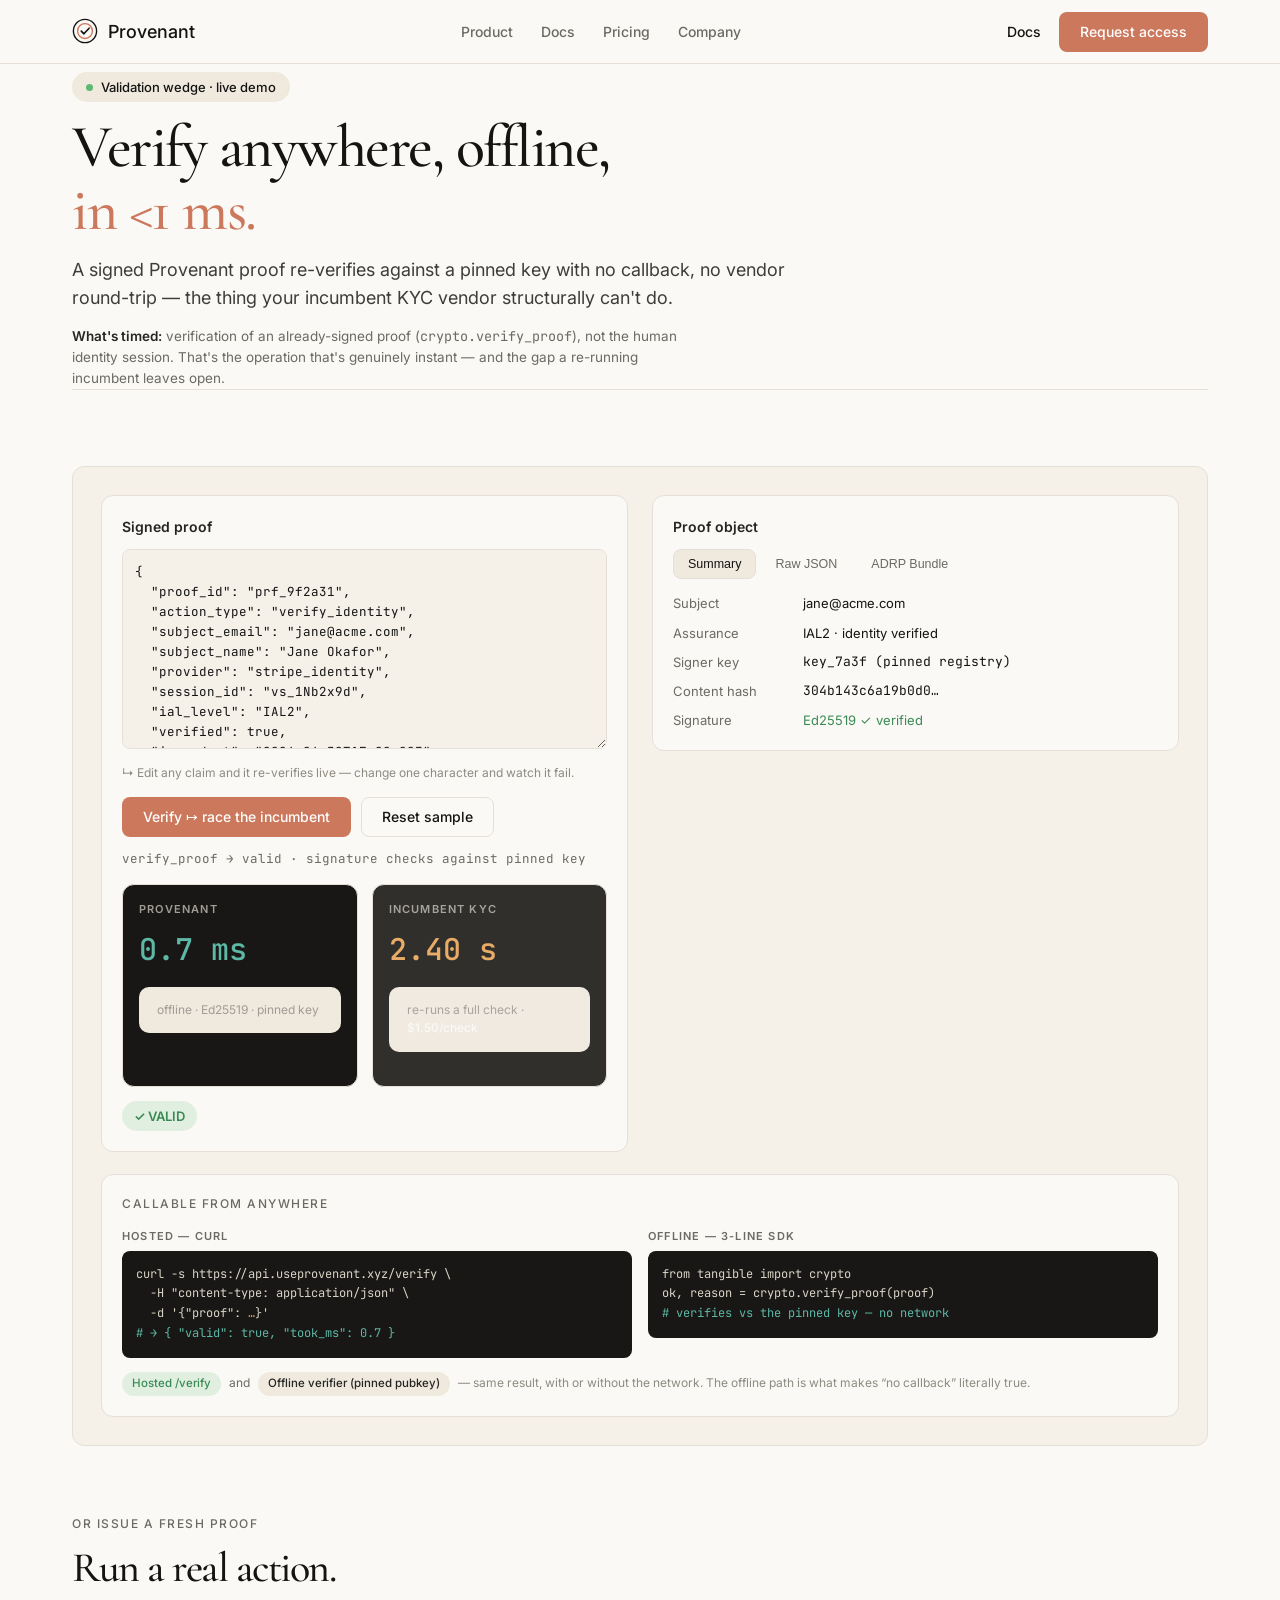
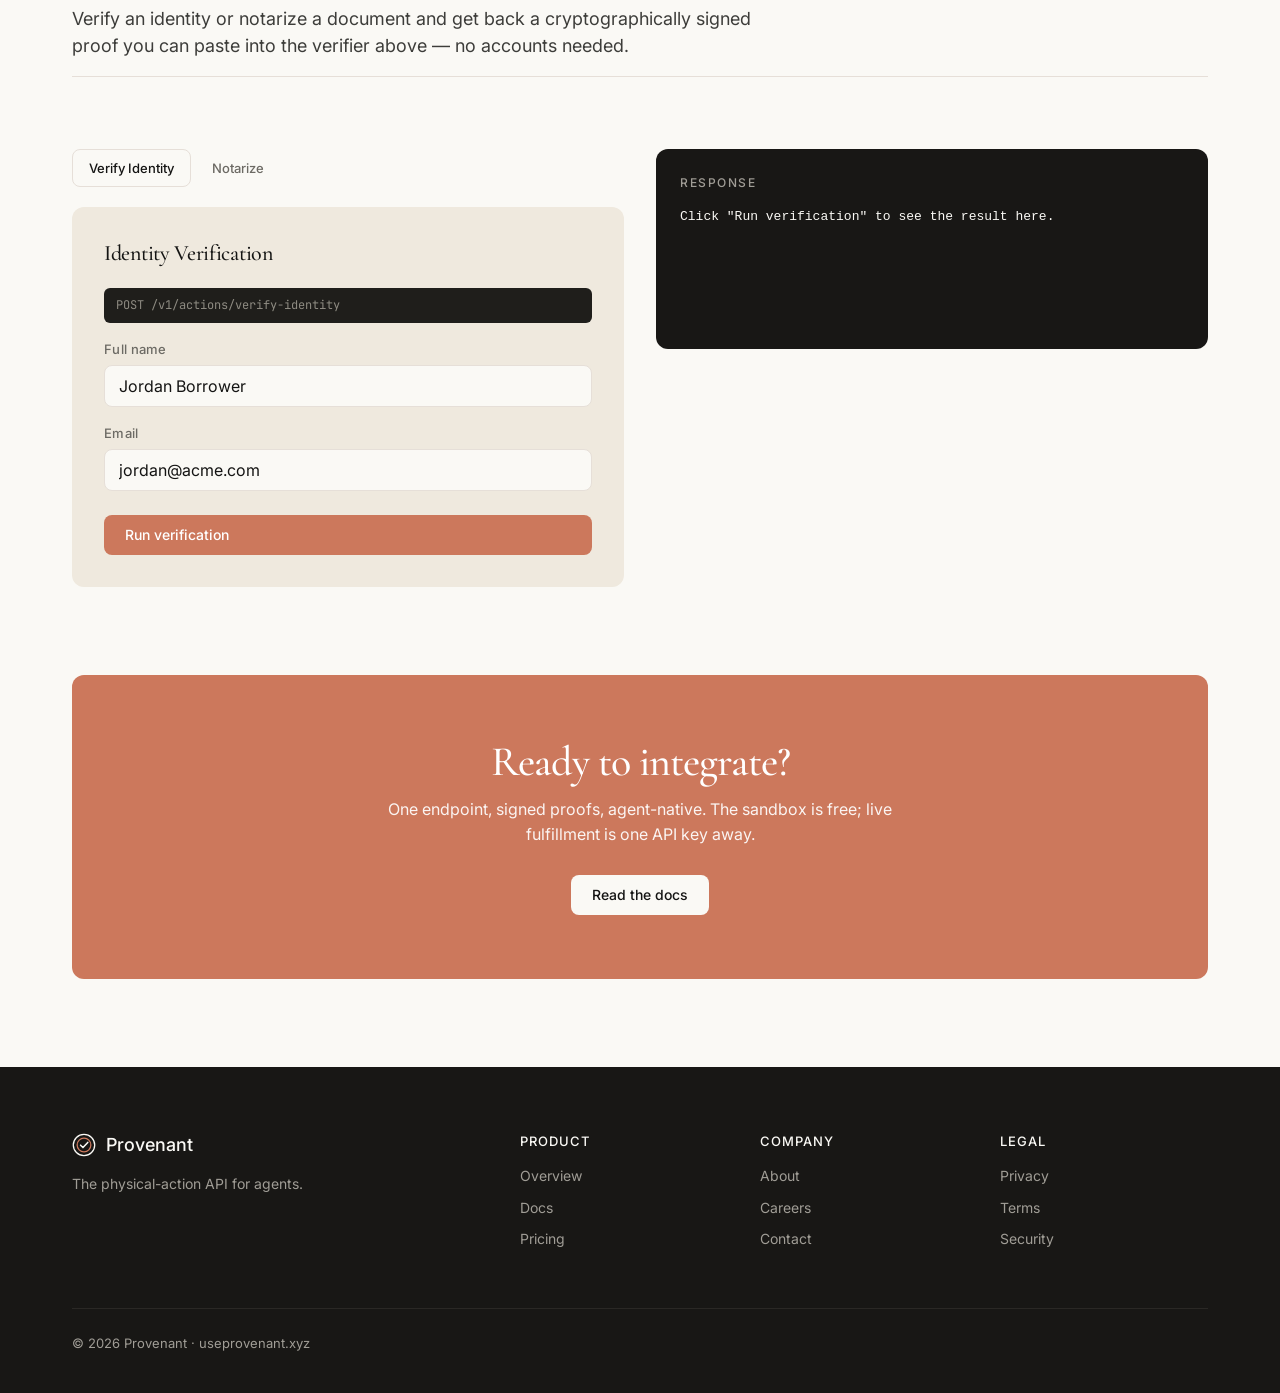
<file: web/try.html>
<!doctype html>
<html lang="en">
<head>
<meta charset="utf-8" />
<meta name="viewport" content="width=device-width, initial-scale=1" />
<title>Verify anywhere, offline, in &lt;1ms — Provenant</title>
<meta name="description" content="A signed Provenant proof re-verifies against a pinned key with no callback — verify anywhere, offline, in under a millisecond. Try it live: edit the proof and watch it pass or fail in real time." />
<link rel="canonical" href="https://useprovenant.xyz/try.html" />
<link rel="preconnect" href="https://fonts.googleapis.com" /><link rel="preconnect" href="https://fonts.gstatic.com" crossorigin />
<link href="https://fonts.googleapis.com/css2?family=Cormorant+Garamond:wght@400;500&family=Inter:wght@400;500&family=JetBrains+Mono:wght@400&display=swap" rel="stylesheet" />
<link rel="stylesheet" href="styles.css" />
<style>
.try-grid{display:grid;grid-template-columns:1fr 1fr;gap:32px;margin-top:40px;align-items:start;}
.panel{background:var(--surface-card);border-radius:12px;padding:32px;}
.panel h3{margin-bottom:20px;}
.field{margin-bottom:16px;}
.field label{display:block;font-size:13px;font-weight:500;color:var(--muted);margin-bottom:6px;letter-spacing:.3px;}
.field input,.field select{width:100%;padding:10px 14px;border:1px solid var(--hairline);border-radius:8px;font-family:var(--sans);font-size:16px;background:var(--canvas);color:var(--ink);outline:none;transition:border-color .15s;}
.field input:focus,.field select:focus{border-color:var(--primary);}
.field .hint{font-size:12px;color:var(--muted-soft);margin-top:4px;}
.try-btn{width:100%;margin-top:8px;}
.result-panel{background:var(--dark);border-radius:12px;padding:24px;color:var(--on-dark);font-family:var(--mono);font-size:13px;line-height:1.7;min-height:200px;position:relative;overflow:hidden;}
.result-panel .label{font-family:var(--sans);font-size:12px;font-weight:500;letter-spacing:1.5px;text-transform:uppercase;color:var(--on-dark-soft);margin-bottom:12px;}
.result-panel pre{white-space:pre-wrap;word-break:break-all;margin:0;}
.result-panel .loading{color:var(--amber);animation:pulse 1.2s ease-in-out infinite;}
@keyframes pulse{0%,100%{opacity:1;}50%{opacity:.4;}}
.tabs{display:flex;gap:4px;margin-bottom:20px;}
.tab{padding:8px 16px;border-radius:8px;font-size:13px;font-weight:500;cursor:pointer;background:transparent;color:var(--muted);border:1px solid transparent;transition:all .15s;}
.tab:hover{color:var(--ink);}
.tab.active{background:var(--canvas);color:var(--ink);border-color:var(--hairline);}
.badge{display:inline-flex;align-items:center;gap:6px;font-size:12px;font-weight:500;padding:3px 10px;border-radius:9999px;margin-top:12px;}
.badge-ok{background:rgba(93,184,114,.15);color:#3a8a54;}
.badge-err{background:rgba(200,80,80,.15);color:#c05050;}
.badge-wait{background:rgba(232,165,90,.15);color:#b8862e;}
.api-url{font-family:var(--mono);font-size:12px;color:var(--muted-soft);background:var(--dark-soft);padding:8px 12px;border-radius:6px;margin-bottom:16px;word-break:break-all;}
.verify-box{margin-top:20px;padding:16px;background:var(--surface-soft);border-radius:10px;}
.verify-box h4{font-size:14px;margin-bottom:10px;}
.verify-box pre{font-size:12px;line-height:1.6;white-space:pre-wrap;}
@media(max-width:900px){.try-grid{grid-template-columns:1fr;}}
@media(max-width:480px){
  .panel{padding:20px;}
  .result-panel{padding:18px;font-size:12px;}
  .tabs{flex-wrap:wrap;}
  .tab{padding:8px 12px;}
}

/* ---- Verify-a-proof wedge (the lead interaction) ---- */
.wedge-lead{padding:8px 0 0;}
.wedge-lead h1 span{color:var(--primary);}
.wedge-lead .clarify{font-size:13.5px;color:var(--muted);margin-top:14px;max-width:46em;}
.wedge-lead .clarify b{color:var(--body-strong);font-weight:600;}
.verify-demo{margin-top:36px;background:var(--surface-soft);border:1px solid var(--hairline);border-radius:12px;padding:28px;}
.verify-grid{display:grid;grid-template-columns:1fr 1fr;gap:24px;align-items:start;}
.subcard{background:var(--canvas);border:1px solid var(--hairline);border-radius:12px;padding:20px;min-width:0;}
.subcard h4{font-size:14px;font-weight:600;color:var(--body-strong);margin-bottom:12px;}
textarea.proof{width:100%;min-height:200px;resize:vertical;font-family:var(--mono);font-size:12.5px;line-height:1.6;color:var(--ink);background:var(--surface-soft);border:1px solid var(--hairline);border-radius:8px;padding:12px;outline:none;}
textarea.proof:focus{border-color:var(--primary);}
.livehint{font-size:12px;color:var(--muted-soft);margin-top:8px;}
.verify-row{display:flex;gap:10px;align-items:center;flex-wrap:wrap;margin-top:14px;}
.reason{font-size:12.5px;color:var(--muted);margin-top:12px;min-height:1.2em;font-family:var(--mono);}
/* head-to-head race */
.race{display:grid;grid-template-columns:1fr 1fr;gap:14px;margin-top:16px;}
.lane{border-radius:12px;padding:16px;border:1px solid var(--hairline);background:var(--dark);color:var(--on-dark);min-width:0;}
.lane.incumbent{background:var(--dark-soft);opacity:.92;}
.lane .who{font-size:11px;font-weight:600;letter-spacing:1.2px;text-transform:uppercase;color:var(--on-dark-soft);}
.lane .time{font-family:var(--mono);font-size:30px;font-weight:500;margin:8px 0;color:var(--teal);}
.lane.incumbent .time{color:var(--amber);}
.lane.fail .time{color:#e98c8c;}
.lane .note{font-size:12px;color:var(--on-dark-soft);}
.lane .note b{color:var(--on-dark);font-weight:500;}
.verdict{margin-top:14px;display:inline-flex;align-items:center;gap:7px;font-size:13px;font-weight:600;padding:5px 12px;border-radius:9999px;}
.verdict.ok{background:rgba(93,184,114,.16);color:#3a8a54;}
.verdict.err{background:rgba(192,80,80,.16);color:#c05050;}
/* proof presentation toggle */
.proof-tabs{display:flex;gap:4px;margin-bottom:14px;flex-wrap:wrap;}
.proof-tab{padding:7px 14px;border-radius:8px;font-size:12.5px;font-weight:500;cursor:pointer;background:transparent;color:var(--muted);border:1px solid transparent;}
.proof-tab:hover{color:var(--ink);}
.proof-tab[aria-selected="true"]{background:var(--surface-card);color:var(--ink);border-color:var(--hairline);}
.proof-view{display:none;}
.proof-view.active{display:block;}
.kv{display:grid;grid-template-columns:120px 1fr;row-gap:9px;column-gap:10px;font-size:13px;}
.kv .k{color:var(--muted);}
.kv .v{color:var(--ink);min-width:0;word-break:break-word;}
.kv .v.ok{color:#3a8a54;}
.kv .v.bad{color:#c05050;}
pre.codeblock{background:var(--dark);color:#d9d4c7;font-family:var(--mono);font-size:12px;line-height:1.65;border-radius:8px;padding:14px;overflow:auto;white-space:pre;margin:0;}
pre.codeblock .tealk{color:var(--teal);}
pre.codeblock .amberk{color:var(--amber);}
.adrp-note{font-size:12px;color:var(--muted);margin-bottom:8px;}
/* api-callable block */
.api-callable{margin-top:22px;background:var(--canvas);border:1px solid var(--hairline);border-radius:12px;padding:20px;}
.api-callable .eyebrow{margin-bottom:14px;}
.api-twocol{display:grid;grid-template-columns:1fr 1fr;gap:16px;}
.api-twocol .label{font-size:11px;letter-spacing:1.2px;text-transform:uppercase;color:var(--muted);margin-bottom:6px;font-weight:600;}
.where{display:flex;gap:8px;align-items:center;font-size:12px;color:var(--muted);margin-top:14px;flex-wrap:wrap;}
.chip{font-size:11.5px;font-weight:500;padding:3px 10px;border-radius:9999px;background:var(--surface-card);color:var(--body-strong);}
.chip.live{background:rgba(93,184,114,.16);color:#3a8a54;}
@media(max-width:900px){.verify-grid{grid-template-columns:1fr;}.api-twocol{grid-template-columns:1fr;}}
@media(max-width:480px){.verify-demo{padding:18px;}.race{grid-template-columns:1fr;}}
</style>
</head>
<body>

<nav class="site"><div class="wrap" style="display:flex;align-items:center;justify-content:space-between;width:100%;">
  <a class="brand" href="index.html"><svg width="26" height="26" viewBox="0 0 28 28" aria-hidden="true"><circle cx="14" cy="14" r="12.5" fill="none" stroke="#141413" stroke-width="1.5"/><circle cx="14" cy="14" r="8" fill="none" stroke="#cc785c" stroke-width="1.5"/><path d="M10 14.2 l2.8 2.8 L18.4 11" fill="none" stroke="#141413" stroke-width="1.8" stroke-linecap="round" stroke-linejoin="round"/></svg> Provenant</a>
  <div class="navlinks"><a href="product.html">Product</a><a href="docs.html">Docs</a><a href="pricing.html">Pricing</a><a href="company.html">Company</a></div>
  <div class="navright"><button class="navtoggle" aria-label="Toggle menu" aria-expanded="false" onclick="const n=this.closest('nav');this.setAttribute('aria-expanded',n.classList.toggle('nav-open'));"><svg width="20" height="20" viewBox="0 0 24 24" fill="none" stroke="currentColor" stroke-width="2"><path d="M3 6h18M3 12h18M3 18h18" stroke-linecap="round"/></svg></button><a class="btn-ghost" href="docs.html">Docs</a><a class="btn btn-primary" href="mailto:hello@useprovenant.xyz?subject=Provenant%20access">Request access</a></div>
</div></nav>

<div class="wrap">
  <div class="page-head wedge-lead">
    <span class="pill"><span class="dot"></span> Validation wedge · live demo</span>
    <h1 style="margin-top:14px;">Verify anywhere, offline,<br><span>in &lt;1&nbsp;ms.</span></h1>
    <p class="sub">A signed Provenant proof re-verifies against a pinned key with no callback, no vendor round-trip — the thing your incumbent KYC vendor structurally can't do.</p>
    <p class="clarify"><b>What's timed:</b> verification of an already-signed proof (<span class="mono" style="font-family:var(--mono)">crypto.verify_proof</span>), not the human identity session. That's the operation that's genuinely instant — and the gap a re-running incumbent leaves open.</p>
  </div>
</div>

<div class="wrap">
  <section style="padding-top:40px;padding-bottom:0;">
    <div class="verify-demo">
      <div class="verify-grid">

        <!-- LEFT: editable proof + head-to-head race -->
        <div class="subcard">
          <h4>Signed proof</h4>
          <textarea class="proof" id="vfy-proof" spellcheck="false"></textarea>
          <p class="livehint">↳ Edit any claim and it re-verifies live — change one character and watch it fail.</p>
          <div class="verify-row">
            <button class="btn btn-primary" id="vfy-run">Verify ↦ race the incumbent</button>
            <button class="btn btn-secondary" id="vfy-reset">Reset sample</button>
          </div>

          <div class="reason" id="vfy-reason"></div>

          <div class="race">
            <div class="lane" id="vfy-laneP">
              <div class="who">Provenant</div>
              <div class="time" id="vfy-timeP">—</div>
              <div class="note">offline · Ed25519 · pinned key</div>
            </div>
            <div class="lane incumbent" id="vfy-laneI">
              <div class="who">Incumbent KYC</div>
              <div class="time" id="vfy-timeI">—</div>
              <div class="note">re-runs a full check · <b id="vfy-costI">$1.50/check</b></div>
            </div>
          </div>
          <span class="verdict ok" id="vfy-verdict" style="display:none;margin-top:14px;">✓ VALID</span>
        </div>

        <!-- RIGHT: proof presentation toggle -->
        <div class="subcard">
          <h4>Proof object</h4>
          <div class="proof-tabs" role="tablist">
            <button class="proof-tab" role="tab" aria-selected="true" data-view="summary">Summary</button>
            <button class="proof-tab" role="tab" aria-selected="false" data-view="raw">Raw JSON</button>
            <button class="proof-tab" role="tab" aria-selected="false" data-view="adrp">ADRP Bundle</button>
          </div>

          <div class="proof-view active" data-view="summary">
            <div class="kv">
              <span class="k">Subject</span><span class="v" id="vfy-sSubject">—</span>
              <span class="k">Assurance</span><span class="v" id="vfy-sIal">IAL2 · identity verified</span>
              <span class="k">Signer key</span><span class="v mono" id="vfy-sKey" style="font-family:var(--mono)">—</span>
              <span class="k">Content hash</span><span class="v mono" id="vfy-sHash" style="font-family:var(--mono)">—</span>
              <span class="k">Signature</span><span class="v ok" id="vfy-sSig">Ed25519 ✓ verified</span>
            </div>
          </div>

          <div class="proof-view" data-view="raw">
            <pre class="codeblock" id="vfy-raw"></pre>
          </div>

          <div class="proof-view" data-view="adrp">
            <p class="adrp-note"><span class="mono" style="font-family:var(--mono)">to_adrp_bundle()</span> — output adapter. Internal signed bytes unchanged; this is the interop view (the leading proposed standard, ADRP).</p>
            <pre class="codeblock" id="vfy-adrp"></pre>
          </div>
        </div>
      </div>

      <!-- API CALLABLE -->
      <div class="api-callable">
        <div class="eyebrow">Callable from anywhere</div>
        <div class="api-twocol">
          <div>
            <div class="label">Hosted — curl</div>
            <pre class="codeblock">curl -s https://api.useprovenant.xyz/verify \
  -H "content-type: application/json" \
  -d '{"proof": <span class="amberk">…</span>}'
<span class="tealk"># → { "valid": true, "took_ms": 0.7 }</span></pre>
          </div>
          <div>
            <div class="label">Offline — 3-line SDK</div>
            <pre class="codeblock">from tangible import crypto
ok, reason = crypto.verify_proof(proof)
<span class="tealk"># verifies vs the pinned key — no network</span></pre>
          </div>
        </div>
        <div class="where">
          <span class="chip live">Hosted /verify</span>
          <span>and</span>
          <span class="chip">Offline verifier (pinned pubkey)</span>
          <span class="muted" style="color:var(--muted-soft)">— same result, with or without the network. The offline path is what makes “no callback” literally true.</span>
        </div>
      </div>
    </div>
  </section>
</div>

<div class="wrap">
  <div class="page-head" style="padding-top:64px;">
    <span class="eyebrow">Or issue a fresh proof</span>
    <h1 style="margin-top:12px;font-size:42px;">Run a real action.</h1>
    <p class="sub">Verify an identity or notarize a document and get back a cryptographically signed proof you can paste into the verifier above — no accounts needed.</p>
  </div>
</div>

<div class="wrap">
  <section style="padding-top:32px;">
    <div class="try-grid">
      <div>
        <div class="tabs">
          <div class="tab active" data-tab="identity" onclick="switchTab('identity')">Verify Identity</div>
          <div class="tab" data-tab="notarize" onclick="switchTab('notarize')">Notarize</div>
        </div>

        <div id="form-identity" class="panel">
          <h3>Identity Verification</h3>
          <div class="api-url">POST /v1/actions/verify-identity</div>
          <div class="field">
            <label>Full name</label>
            <input type="text" id="id-name" value="Jordan Borrower" placeholder="e.g. Jordan Borrower" />
          </div>
          <div class="field">
            <label>Email</label>
            <input type="email" id="id-email" value="jordan@acme.com" placeholder="e.g. jordan@acme.com" />
          </div>
          <button class="btn btn-primary try-btn" onclick="runIdentity()">Run verification</button>
        </div>

        <div id="form-notarize" class="panel" style="display:none;">
          <h3>Notarization</h3>
          <div class="api-url">POST /v1/actions/notarize</div>
          <div class="field">
            <label>Document name</label>
            <input type="text" id="not-name" value="Promissory Note" placeholder="e.g. Promissory Note" />
          </div>
          <div class="field">
            <label>Document SHA-256</label>
            <input type="text" id="not-hash" value="" placeholder="auto-generated if empty" />
            <div class="hint">Leave blank to auto-generate from a mock document.</div>
          </div>
          <div class="field">
            <label>Jurisdiction (state code)</label>
            <input type="text" id="not-state" value="TX" placeholder="e.g. TX" maxlength="2" style="width:80px;" />
          </div>
          <div class="field">
            <label>Signer name</label>
            <input type="text" id="not-signer" value="Jordan Borrower" placeholder="e.g. Jordan Borrower" />
          </div>
          <div class="field">
            <label>Signer email</label>
            <input type="email" id="not-email" value="jordan@acme.com" placeholder="e.g. jordan@acme.com" />
          </div>
          <button class="btn btn-primary try-btn" onclick="runNotarize()">Run notarization</button>
        </div>
      </div>

      <div>
        <div class="result-panel" id="output">
          <div class="label">Response</div>
          <pre id="output-pre">Click "Run verification" to see the result here.</pre>
          <div id="output-badge"></div>
        </div>

        <div class="verify-box" id="verify-box" style="display:none;">
          <h4>Signature verification</h4>
          <pre id="verify-pre"></pre>
        </div>
      </div>
    </div>
  </section>
</div>

<div class="wrap">
  <section style="padding-top:0;">
    <div class="callout">
      <h2>Ready to integrate?</h2>
      <p>One endpoint, signed proofs, agent-native. The sandbox is free; live fulfillment is one API key away.</p>
      <a class="btn btn-cream" href="docs.html">Read the docs</a>
    </div>
  </section>
</div>

<footer><div class="wrap">
  <div class="cols">
    <div><div class="brand" style="font-size:18px;"><svg width="24" height="24" viewBox="0 0 28 28" aria-hidden="true"><circle cx="14" cy="14" r="12.5" fill="none" stroke="#faf9f5" stroke-width="1.5"/><circle cx="14" cy="14" r="8" fill="none" stroke="#cc785c" stroke-width="1.5"/><path d="M10 14.2 l2.8 2.8 L18.4 11" fill="none" stroke="#faf9f5" stroke-width="1.8" stroke-linecap="round" stroke-linejoin="round"/></svg> Provenant</div><p style="color:var(--on-dark-soft);font-size:14px;margin-top:14px;max-width:24em;">The physical-action API for agents.</p></div>
    <div><h4>Product</h4><a href="product.html">Overview</a><a href="docs.html">Docs</a><a href="pricing.html">Pricing</a></div>
    <div><h4>Company</h4><a href="company.html">About</a><a href="company.html#careers">Careers</a><a href="mailto:hello@useprovenant.xyz">Contact</a></div>
    <div><h4>Legal</h4><a href="privacy.html">Privacy</a><a href="terms.html">Terms</a><a href="security.html">Security</a></div>
  </div>
  <div class="fineprint">&copy; 2026 Provenant &middot; useprovenant.xyz</div>
</div></footer>

<script>
const API = window.location.hostname === 'useprovenant.xyz'
  ? 'https://provenant-iz41.onrender.com'
  : window.location.origin;

function switchTab(tab) {
  document.querySelectorAll('.tab').forEach(t => t.classList.remove('active'));
  document.querySelector(`.tab[data-tab="${tab}"]`).classList.add('active');
  document.getElementById('form-identity').style.display = tab === 'identity' ? '' : 'none';
  document.getElementById('form-notarize').style.display = tab === 'notarize' ? '' : 'none';
}

function setLoading(msg) {
  document.getElementById('output-pre').innerHTML = `<span class="loading">${msg}</span>`;
  document.getElementById('output-badge').innerHTML = '';
  document.getElementById('verify-box').style.display = 'none';
}

function showResult(data) {
  document.getElementById('output-pre').textContent = JSON.stringify(data, null, 2);
}

function showBadge(ok, text) {
  const cls = ok ? 'badge-ok' : 'badge-err';
  document.getElementById('output-badge').innerHTML = `<span class="badge ${cls}">${text}</span>`;
}

function showVerify(valid, reason) {
  const box = document.getElementById('verify-box');
  box.style.display = '';
  const status = valid ? 'VALID' : 'INVALID';
  const color = valid ? '#3a8a54' : '#c05050';
  document.getElementById('verify-pre').innerHTML =
    `Signature:  <span style="color:${color}">${status}</span>\nReason:     ${reason}`;
}

async function runIdentity() {
  const name = document.getElementById('id-name').value.trim();
  const email = document.getElementById('id-email').value.trim();
  if (!name || !email) { alert('Name and email are required.'); return; }

  setLoading('Starting verification...');
  try {
    const resp = await fetch(`${API}/v1/actions/verify-identity`, {
      method: 'POST',
      headers: {'Content-Type': 'application/json'},
      body: JSON.stringify({ name, email }),
    });
    const data = await resp.json();
    showResult(data);

    if (data.status === 'verified' && data.proof) {
      showBadge(true, 'Identity verified — signed proof returned');
      // Verify the proof client-side
      const vResp = await fetch(`${API}/v1/verify`, {
        method: 'POST',
        headers: {'Content-Type': 'application/json'},
        body: JSON.stringify({ proof: data.proof }),
      });
      const vData = await vResp.json();
      showVerify(vData.valid, vData.reason);
    } else if (data.url) {
      showBadge(false, 'Pending — open the hosted URL to complete');
    } else {
      showBadge(false, `Status: ${data.status}`);
    }
  } catch (err) {
    showResult({ error: err.message });
    showBadge(false, 'Request failed');
  }
}

function sha256hex(str) {
  const buf = new TextEncoder().encode(str);
  return crypto.subtle.digest('SHA-256', buf).then(hash =>
    Array.from(new Uint8Array(hash)).map(b => b.toString(16).padStart(2, '0')).join('')
  );
}

async function runNotarize() {
  const docName = document.getElementById('not-name').value.trim() || 'Mock Document';
  let docHash = document.getElementById('not-hash').value.trim();
  const jurisdiction = document.getElementById('not-state').value.trim().toUpperCase();
  const signerName = document.getElementById('not-signer').value.trim();
  const signerEmail = document.getElementById('not-email').value.trim();

  if (!jurisdiction || jurisdiction.length !== 2) { alert('Enter a 2-letter state code.'); return; }
  if (!signerName || !signerEmail) { alert('Signer name and email are required.'); return; }

  if (!docHash) {
    docHash = await sha256hex(`MOCK DOCUMENT: ${docName}\nThis is a sandbox mock for demo purposes.`);
    document.getElementById('not-hash').value = docHash;
  }

  setLoading('Running notarization...');
  try {
    const resp = await fetch(`${API}/v1/actions/notarize`, {
      method: 'POST',
      headers: {'Content-Type': 'application/json'},
      body: JSON.stringify({
        document_name: docName,
        document_sha256: docHash,
        jurisdiction,
        parties: [{ name: signerName, email: signerEmail, role: 'signer' }],
      }),
    });
    const data = await resp.json();
    showResult(data);

    if (data.status === 'completed' && data.proof) {
      showBadge(true, 'Notarization complete — signed proof returned');
      const vResp = await fetch(`${API}/v1/verify`, {
        method: 'POST',
        headers: {'Content-Type': 'application/json'},
        body: JSON.stringify({ proof: data.proof }),
      });
      const vData = await vResp.json();
      showVerify(vData.valid, vData.reason);
    } else if (data.status === 'rejected') {
      showBadge(false, `Rejected: ${data.rejection_reason}`);
    } else {
      showBadge(false, `Status: ${data.status}`);
    }
  } catch (err) {
    showResult({ error: err.message });
    showBadge(false, 'Request failed');
  }
}
</script>

<script>
/* ---- Verify-a-proof wedge: offline live verification (mirrors crypto.verify_proof) ---- */
(function(){
  // Fields that are NOT part of the signed content (mirrors crypto._EXCLUDED).
  const EXCLUDED = ["signature", "public_key", "content_hash"];
  const TRUSTED_KEY_ID = "key_7a3f";  // the pinned registry key for this demo

  const SAMPLE = {
    proof_id: "prf_9f2a31",
    action_type: "verify_identity",
    subject_email: "jane@acme.com",
    subject_name: "Jane Okafor",
    provider: "stripe_identity",
    session_id: "vs_1Nb2x9d",
    ial_level: "IAL2",
    verified: true,
    issued_at: "2026-06-30T17:00:00Z",
    issuer: "Provenant",
    algorithm: "Ed25519",
    key_id: TRUSTED_KEY_ID,
    signature: "5d3e8b1c9a7f4e22a0c6b8d31e9f0a74c2b5d6e8f1029384756abcdef0123e4",
    public_key: "ed25519:9f81a2c4e6b80d3f5a7c9e1b2d4f6081a3c5e7b9d0f2"
  };

  // canonical(obj): sorted keys, excluded fields dropped, compact JSON.
  // Mirrors crypto._canonical_bytes (json.dumps sort_keys=True, separators=(",",":")).
  function canonical(o){
    const keys = Object.keys(o).filter(k => !EXCLUDED.includes(k)).sort();
    const filtered = {};
    keys.forEach(k => filtered[k] = o[k]);
    return JSON.stringify(filtered);
  }

  // djb2 fallback so the live demo works even without crypto.subtle (e.g. file://).
  function djb2(s){ let h = 5381; for (let i=0;i<s.length;i++){ h = ((h<<5)+h+s.charCodeAt(i))>>>0; } return h.toString(16).padStart(8,"0"); }

  async function hashCanonical(o){
    const s = canonical(o);
    try {
      const buf = new TextEncoder().encode(s);
      const hash = await crypto.subtle.digest('SHA-256', buf);
      return Array.from(new Uint8Array(hash)).map(b => b.toString(16).padStart(2,'0')).join('');
    } catch(e){
      // crypto.subtle unavailable (insecure context) — deterministic fallback.
      return "a91c" + djb2(s) + djb2(s.split("").reverse().join(""));
    }
  }

  // Mirrors crypto.to_adrp_bundle — pure read-only projection onto the ADRP shape.
  function toAdrpBundle(p){
    const TYPE = { verify_identity: "identity", notarize: "notarization" };
    const b = {
      proofType: TYPE[p.action_type] || p.action_type || "unknown",
      subject: {}, claims: {},
      signature: { keyId: p.key_id, alg: p.algorithm, contentHash: p.content_hash }
    };
    if (p.proof_id != null) b.proofId = p.proof_id;
    if (p.subject_email != null) b.subject.email = p.subject_email;
    if (p.subject_name != null) b.subject.name = p.subject_name;
    if (p.document_sha256 != null) b.subject.documentSha256 = p.document_sha256;
    if (p.document_name != null) b.subject.documentName = p.document_name;
    if (p.ial_level != null) b.claims.ial = p.ial_level;
    if (p.verified != null) b.claims.verified = p.verified;
    if (p.jurisdiction != null) b.claims.jurisdiction = p.jurisdiction;
    return b;
  }

  const $ = id => document.getElementById(id);
  const elProof = $('vfy-proof'), elReason = $('vfy-reason');
  const elTimeP = $('vfy-timeP'), elTimeI = $('vfy-timeI');
  const elLaneP = $('vfy-laneP'), elVerdict = $('vfy-verdict');
  const elRaw = $('vfy-raw'), elAdrp = $('vfy-adrp');
  const elSSubject = $('vfy-sSubject'), elSIal = $('vfy-sIal'), elSKey = $('vfy-sKey');
  const elSHash = $('vfy-sHash'), elSSig = $('vfy-sSig');

  let token = 0;  // guard against out-of-order async resolutions

  // verify() mirrors crypto.verify_proof: recompute hash → compare → key trust.
  async function verify(obj){
    if (!obj) return { ok:false, reason:"verification error: malformed JSON" };
    const recomputed = await hashCanonical(obj);
    if (obj.content_hash !== recomputed) return { ok:false, reason:"content_hash mismatch (proof claims were altered)" };
    if (!obj.signature) return { ok:false, reason:"invalid signature" };
    if (obj.key_id !== TRUSTED_KEY_ID) return { ok:false, reason:`untrusted key_id '${obj.key_id}' (not in trusted registry)` };
    return { ok:true, reason:"valid" };
  }

  async function runVerify(animate){
    const myToken = ++token;
    let obj = null;
    try { obj = JSON.parse(elProof.value); } catch(e){ obj = null; }

    const { ok, reason } = await verify(obj);
    if (myToken !== token) return;  // a newer edit superseded this run

    // proof panes
    elRaw.textContent = elProof.value;
    elAdrp.textContent = obj ? JSON.stringify(toAdrpBundle(obj), null, 2) : "// invalid JSON";
    if (obj){
      elSSubject.textContent = obj.subject_email || obj.subject_name || "—";
      elSIal.textContent = obj.verified ? `${obj.ial_level || "—"} · identity verified` : `${obj.ial_level || "—"} · not verified`;
      elSKey.textContent = (obj.key_id || "—") + (obj.key_id === TRUSTED_KEY_ID ? " (pinned registry)" : " (untrusted)");
      elSHash.textContent = obj.content_hash ? (obj.content_hash.slice(0,16) + "…") : "—";
    }

    // verdict + reason
    elVerdict.style.display = "inline-flex";
    elVerdict.className = "verdict " + (ok ? "ok" : "err");
    elVerdict.textContent = ok ? "✓ VALID" : "✕ REJECTED";
    elReason.textContent = ok ? "verify_proof → valid · signature checks against pinned key" : "verify_proof → " + reason;
    elSSig.textContent = ok ? "Ed25519 ✓ verified" : "✕ " + reason;
    elSSig.className = "v " + (ok ? "ok" : "bad");

    // head-to-head race
    elLaneP.classList.toggle('fail', !ok);
    const provMs = ok ? "0.7 ms" : "FAIL";
    if (animate){
      elTimeP.textContent = "…"; elTimeI.textContent = "…";
      setTimeout(() => { if (myToken === token) elTimeP.textContent = provMs; }, 180);
      setTimeout(() => { if (myToken === token) elTimeI.textContent = "2.40 s"; }, 760);
    } else {
      elTimeP.textContent = provMs;
      elTimeI.textContent = "2.40 s";
    }
  }

  async function setSample(){
    const withHash = { ...SAMPLE };
    withHash.content_hash = await hashCanonical(withHash);
    elProof.value = JSON.stringify(withHash, null, 2);
    runVerify(false);
  }

  // live re-verify on edit (decision 13: the buyer breaks it themselves)
  elProof.addEventListener('input', () => runVerify(false));
  $('vfy-run').addEventListener('click', () => runVerify(true));
  $('vfy-reset').addEventListener('click', setSample);

  // proof presentation tabs (decision 8)
  document.querySelectorAll('.proof-tab').forEach(t => {
    t.addEventListener('click', () => {
      document.querySelectorAll('.proof-tab').forEach(x => x.setAttribute('aria-selected','false'));
      t.setAttribute('aria-selected','true');
      const v = t.dataset.view;
      document.querySelectorAll('.proof-view').forEach(x => x.classList.toggle('active', x.dataset.view === v));
    });
  });

  setSample();
})();
</script>

</body>
</html>
</file>
<file: web/styles.css>
:root{
  --canvas:#faf9f5; --surface-soft:#f5f0e8; --surface-card:#efe9de; --cream-strong:#e8e0d2;
  --dark:#181715; --dark-soft:#1f1e1b; --dark-elev:#252320;
  --hairline:#e6dfd8; --hairline-soft:#ebe6df;
  --ink:#141413; --body-strong:#252523; --body:#3d3d3a; --muted:#6c6a64; --muted-soft:#8e8b82;
  --primary:#cc785c; --primary-active:#a9583e; --on-primary:#fff;
  --on-dark:#faf9f5; --on-dark-soft:#a09d96;
  --teal:#5db8a6; --amber:#e8a55a; --success:#5db872;
  --serif:"Cormorant Garamond",Garamond,"Times New Roman",serif;
  --sans:"Inter",-apple-system,BlinkMacSystemFont,"Segoe UI",Roboto,sans-serif;
  --mono:"JetBrains Mono",ui-monospace,Menlo,monospace;
}
*{box-sizing:border-box;margin:0;padding:0;}
html{scroll-behavior:smooth;}
body{background:var(--canvas);color:var(--body);font-family:var(--sans);font-size:16px;line-height:1.55;-webkit-font-smoothing:antialiased;}
.wrap{max-width:1200px;margin:0 auto;padding:0 32px;}
.narrow{max-width:820px;}
h1,h2,h3,h4.serif{font-family:var(--serif);font-weight:500;color:var(--ink);}
h1{font-size:60px;line-height:1.05;letter-spacing:-1.5px;}
h2{font-size:42px;line-height:1.1;letter-spacing:-1px;}
h3{font-size:22px;line-height:1.3;letter-spacing:-.3px;}
p{color:var(--body);}
section{padding:88px 0;}
.serif{font-family:var(--serif);}
.eyebrow{font-size:12px;font-weight:500;letter-spacing:1.5px;text-transform:uppercase;color:var(--muted);}
.lead{font-size:19px;color:var(--body-strong);max-width:34em;margin-top:14px;}
a{color:inherit;text-decoration:none;}
.tlink{color:var(--primary);}
.tlink:hover{text-decoration:underline;}

/* nav */
nav.site{height:64px;display:flex;align-items:center;justify-content:space-between;border-bottom:1px solid var(--hairline);position:sticky;top:0;background:rgba(250,249,245,.92);backdrop-filter:blur(8px);z-index:20;}
.brand{display:flex;align-items:center;gap:10px;font-weight:500;color:var(--ink);font-size:18px;}
.navlinks{display:flex;gap:28px;}
.navlinks a{font-size:14px;font-weight:500;color:var(--muted);}
.navlinks a:hover,.navlinks a[aria-current]{color:var(--ink);}
.navright{display:flex;align-items:center;gap:18px;}
.navtoggle{display:none;align-items:center;justify-content:center;width:40px;height:40px;background:none;border:none;padding:0;cursor:pointer;color:var(--ink);}

/* buttons */
.btn{display:inline-flex;align-items:center;gap:8px;font-family:var(--sans);font-size:14px;font-weight:500;padding:0 20px;height:40px;border-radius:8px;border:1px solid transparent;cursor:pointer;}
.btn-primary{background:var(--primary);color:var(--on-primary);}
.btn-primary:hover{background:var(--primary-active);}
.btn-secondary{background:var(--canvas);color:var(--ink);border:1px solid var(--hairline);}
.btn-secondary:hover{border-color:var(--muted-soft);}
.btn-ghost{background:transparent;color:var(--ink);font-size:14px;font-weight:500;}
.btn-cream{background:var(--canvas);color:var(--ink);}

/* pills / badges */
.pill{display:inline-flex;align-items:center;gap:8px;font-size:13px;font-weight:500;color:var(--ink);background:var(--surface-card);border-radius:9999px;padding:5px 14px;}
.dot{width:7px;height:7px;border-radius:50%;background:var(--success);display:inline-block;}
.tag{font-size:12px;font-weight:500;letter-spacing:1.5px;text-transform:uppercase;}
.tag-live{color:#2f7a4f;} .tag-beta{color:var(--primary-active);} .tag-soon{color:var(--muted-soft);}

/* hero + inner page head */
.hero{display:grid;grid-template-columns:1fr 1fr;gap:56px;align-items:center;padding:84px 0;}
.hero .sub{font-size:18px;color:var(--body);margin:22px 0 28px;max-width:30em;}
.ctas{display:flex;gap:12px;align-items:center;flex-wrap:wrap;}
.page-head{padding:72px 0 16px;border-bottom:1px solid var(--hairline);}
.page-head .sub{font-size:18px;color:var(--body);margin-top:14px;max-width:40em;}

/* product mockups */
.mock{background:var(--dark);border-radius:16px;padding:22px;color:var(--on-dark);font-family:var(--mono);font-size:13px;line-height:1.7;}
.mockbar{display:flex;gap:6px;margin-bottom:16px;}
.mockbar i{width:11px;height:11px;border-radius:50%;background:#3a3733;display:block;}
.code{white-space:pre;overflow-x:auto;}
.code .k{color:var(--amber);} .code .s{color:var(--teal);} .code .c{color:var(--on-dark-soft);} .code .p{color:#d98f76;}

/* cards */
.cards{display:grid;grid-template-columns:repeat(3,1fr);gap:20px;margin-top:48px;}
.cards-2{grid-template-columns:repeat(2,1fr);}
.card{background:var(--surface-card);border-radius:12px;padding:32px;}
.card .ic{width:40px;height:40px;border-radius:10px;background:var(--canvas);display:flex;align-items:center;justify-content:center;margin-bottom:18px;}
.card h3{margin-bottom:8px;} .card p{font-size:15px;}

/* dark band */
.band-dark{background:var(--dark);border-radius:16px;color:var(--on-dark);padding:56px;display:grid;grid-template-columns:1fr 1fr;gap:48px;align-items:center;}
.band-dark h2{color:var(--on-dark);} .band-dark .sub{color:var(--on-dark-soft);font-size:16px;margin-top:16px;max-width:30em;}
.steps{margin-top:24px;display:flex;flex-direction:column;gap:14px;}
.step{display:flex;gap:12px;align-items:flex-start;font-size:14px;color:var(--on-dark);}
.step .n{font-family:var(--mono);color:var(--amber);font-size:13px;min-width:20px;}

/* verbs */
.verbs{display:grid;grid-template-columns:repeat(4,1fr);gap:16px;margin-top:40px;}
.verb{border:1px solid var(--hairline);border-radius:12px;padding:22px;background:var(--canvas);}
.verb .nm{font-weight:500;color:var(--ink);font-size:16px;}
.verb .tag{margin-top:10px;display:inline-block;} .verb p{font-size:13px;margin-top:8px;}

/* callout */
.callout{background:var(--primary);color:var(--on-primary);border-radius:12px;padding:64px;text-align:center;}
.callout h2{color:var(--on-primary);max-width:16em;margin:0 auto 12px;}
.callout p{color:var(--on-primary);opacity:.92;max-width:34em;margin:0 auto 28px;}

/* prose (legal, company) */
.prose p{margin:0 0 18px;max-width:42em;}
.prose h2{font-size:30px;margin:40px 0 14px;}
.prose h3{margin:28px 0 10px;}
.prose ul{margin:0 0 18px 20px;max-width:42em;} .prose li{margin-bottom:8px;}

/* pricing */
.tiers{display:grid;grid-template-columns:repeat(3,1fr);gap:20px;margin-top:48px;}
.tier{border:1px solid var(--hairline);border-radius:12px;padding:32px;background:var(--canvas);}
.tier.feat{background:var(--dark);color:var(--on-dark);}
.tier.feat h3,.tier.feat .price{color:var(--on-dark);} .tier.feat li{color:var(--on-dark-soft);}
.tier h3{margin-bottom:4px;} .tier .price{font-family:var(--serif);font-size:34px;color:var(--ink);margin:10px 0 4px;}
.tier ul{list-style:none;margin:18px 0 24px;} .tier li{font-size:14px;padding:7px 0;border-top:1px solid var(--hairline-soft);}
.tier.feat li{border-color:#2a2825;}

/* docs layout */
.docs{display:grid;grid-template-columns:220px 1fr;gap:48px;align-items:start;padding:48px 0;}
.docnav{position:sticky;top:88px;font-size:14px;}
.docnav a{display:block;color:var(--muted);padding:6px 0;}
.docnav a:hover{color:var(--ink);} .docnav .grp{font-weight:500;color:var(--ink);margin:18px 0 6px;font-size:13px;letter-spacing:.4px;}
.doc h2{font-size:28px;margin:48px 0 12px;padding-top:8px;} .doc h2:first-child{margin-top:0;}
.doc h3{margin:28px 0 10px;} .doc p{margin:0 0 14px;max-width:44em;}
.doc ul{margin:0 0 14px 20px;} .doc li{margin-bottom:6px;}
.method{font-family:var(--mono);font-size:12px;font-weight:500;padding:2px 8px;border-radius:6px;margin-right:8px;}
.m-post{background:#e9efe9;color:#2f6d3a;} .m-get{background:#e7eef6;color:#1f5b96;}
.ep{font-family:var(--mono);font-size:14px;color:var(--ink);}
.codeblock{background:var(--dark);color:var(--on-dark);font-family:var(--mono);font-size:13px;line-height:1.7;border-radius:10px;padding:18px;overflow-x:auto;white-space:pre;margin:12px 0 18px;}
.codeblock .k{color:var(--amber);} .codeblock .s{color:var(--teal);} .codeblock .c{color:var(--on-dark-soft);} .codeblock .p{color:#d98f76;}
.note{background:var(--surface-card);border-radius:10px;padding:14px 18px;font-size:14px;margin:14px 0 18px;max-width:44em;}
table.api{width:100%;border-collapse:collapse;margin:6px 0 18px;font-size:14px;max-width:44em;}
table.api th,table.api td{text-align:left;padding:8px 10px;border-bottom:1px solid var(--hairline);vertical-align:top;}
table.api th{color:var(--muted);font-weight:500;}
code.inl{font-family:var(--mono);font-size:13px;background:var(--surface-card);padding:1px 6px;border-radius:5px;color:var(--ink);}

/* footer */
footer{background:var(--dark);color:var(--on-dark-soft);padding:64px 0 40px;margin-top:0;}
footer .cols{display:grid;grid-template-columns:2fr 1fr 1fr 1fr;gap:32px;}
footer .brand{color:var(--on-dark);}
footer h4{color:var(--on-dark);font-family:var(--sans);font-size:13px;font-weight:500;letter-spacing:1px;text-transform:uppercase;margin-bottom:14px;}
footer a{display:block;font-size:14px;color:var(--on-dark-soft);margin-bottom:10px;}
footer a:hover{color:var(--on-dark);}
.fineprint{border-top:1px solid #2a2825;margin-top:48px;padding-top:24px;font-size:13px;color:var(--on-dark-soft);}

@media(max-width:900px){
  h1{font-size:40px;letter-spacing:-1px;} h2{font-size:30px;}
  .hero,.band-dark,.docs{grid-template-columns:1fr;}
  .hero{padding:48px 0;gap:36px;}
  .cards,.cards-2,.verbs,.tiers{grid-template-columns:1fr;}
  .docnav{position:static;display:flex;flex-wrap:wrap;gap:10px;}
  .docnav .grp{width:100%;}
  section{padding:56px 0;} .callout,.band-dark{padding:32px;}
  footer .cols{grid-template-columns:1fr 1fr;}

  /* hamburger nav */
  nav.site{height:auto;min-height:64px;}
  nav.site .wrap{flex-wrap:wrap;padding-top:12px;padding-bottom:12px;}
  .navtoggle{display:inline-flex;order:1;}
  .navright{order:2;gap:10px;}
  .navright .btn-ghost{display:none;}
  .navlinks{flex-basis:100%;order:3;display:none;flex-direction:column;gap:0;width:100%;margin-top:12px;border-top:1px solid var(--hairline);}
  nav.site.nav-open .navlinks{display:flex;}
  .navlinks a{padding:14px 4px;font-size:16px;border-bottom:1px solid var(--hairline-soft);}

  /* comfortable tap targets */
  .btn{min-height:44px;}
}

@media(max-width:640px){
  .wrap{padding:0 20px;}
  h1{font-size:34px;} h2{font-size:26px;}
  .hero .sub,.page-head .sub{font-size:16px;}
  .ctas{flex-direction:column;align-items:stretch;}
  .ctas .btn{width:100%;justify-content:center;}
  .mock{font-size:12px;padding:18px;}
  .band-dark,.callout{padding:24px;border-radius:14px;}
  table.api{font-size:13px;}
  table.api th,table.api td{padding:6px 8px;}
}

@media(max-width:480px){
  .wrap{padding:0 16px;}
  h1{font-size:28px;letter-spacing:-.5px;} h2{font-size:22px;}
  section{padding:40px 0;}
  .page-head{padding:48px 0 16px;}
  footer .cols{grid-template-columns:1fr;gap:28px;}
  .navright .btn-primary{font-size:13px;padding:0 14px;}
  .pill{font-size:12px;}
  .verb,.card,.tier{padding:22px;}
}

/* Verifiable Receipt section (pay+proof — Decisions 7 & 10) */
.receipt-section{padding-top:0;}
.receipt-grid{display:flex;flex-wrap:wrap;gap:24px;align-items:flex-start;margin-top:28px;}
</file>
